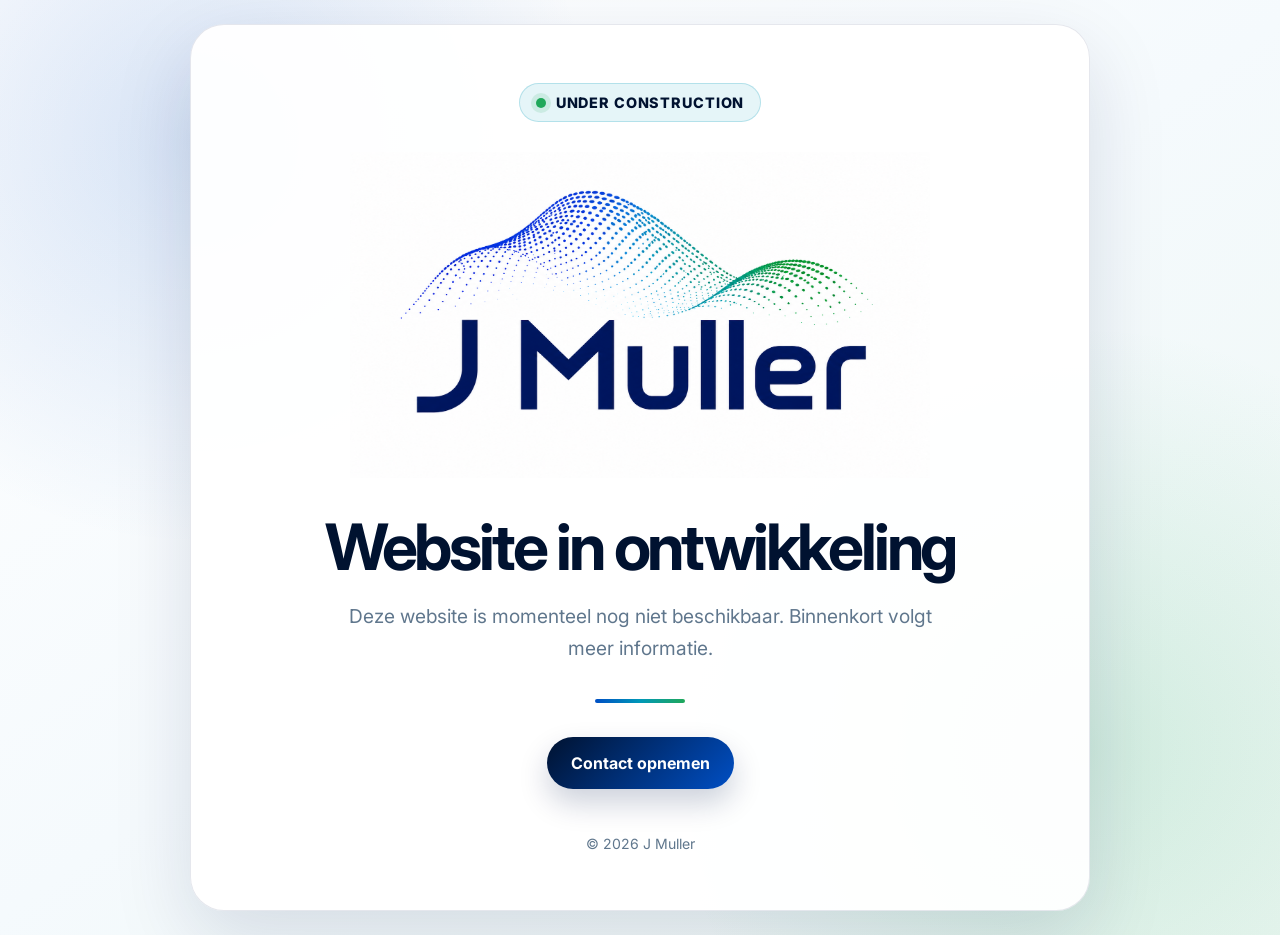
<file: index.html>
<!DOCTYPE html>

<html lang="nl">
<head>
  <meta charset="UTF-8">
  <meta name="viewport" content="width=device-width, initial-scale=1.0">

  <title>J Muller | Website in ontwikkeling</title>

  <link
    href="https://fonts.googleapis.com/css2?family=Inter:wght@400;500;600;700;800&display=swap"
    rel="stylesheet"
  >

  <style>
    :root {
      --navy: #001b4d;
      --navy-dark: #001230;
      --blue: #004fc4;
      --cyan: #0098b8;
      --green: #20a85a;
      --text: #102b46;
      --muted: #60778d;
      --white: #ffffff;
      --line: rgba(0, 27, 77, 0.10);
    }

    * {
      box-sizing: border-box;
    }

    html,
    body {
      min-height: 100%;
    }

    body {
      margin: 0;
      min-height: 100vh;
      padding: 24px;
      display: flex;
      align-items: center;
      justify-content: center;
      font-family: "Inter", sans-serif;
      color: var(--text);
      background:
        radial-gradient(
          circle at 15% 15%,
          rgba(0, 79, 196, 0.15),
          transparent 30%
        ),
        radial-gradient(
          circle at 85% 80%,
          rgba(32, 168, 90, 0.15),
          transparent 32%
        ),
        linear-gradient(
          145deg,
          #ffffff 0%,
          #f5fafd 50%,
          #edf7f3 100%
        );
    }

    .construction-card {
      width: 100%;
      max-width: 900px;
      padding: 58px 42px;
      text-align: center;
      background: rgba(255, 255, 255, 0.94);
      border: 1px solid var(--line);
      border-radius: 34px;
      box-shadow: 0 28px 80px rgba(0, 27, 77, 0.13);
    }

    .status {
      display: inline-flex;
      align-items: center;
      gap: 10px;
      margin-bottom: 30px;
      padding: 10px 16px;
      color: var(--navy-dark);
      background: rgba(0, 152, 184, 0.10);
      border: 1px solid rgba(0, 152, 184, 0.22);
      border-radius: 999px;
      font-size: 0.9rem;
      font-weight: 800;
      text-transform: uppercase;
      letter-spacing: 0.06em;
    }

    .status-dot {
      width: 10px;
      height: 10px;
      background: var(--green);
      border-radius: 50%;
      box-shadow: 0 0 0 5px rgba(32, 168, 90, 0.13);
    }

    .logo {
      display: block;
      width: 100%;
      max-width: 580px;
      height: auto;
      margin: 0 auto 34px;
    }

    h1 {
      margin: 0 0 18px;
      color: var(--navy-dark);
      font-size: clamp(2.1rem, 5vw, 4rem);
      line-height: 1.08;
      letter-spacing: -0.05em;
    }

    p {
      max-width: 620px;
      margin: 0 auto;
      color: var(--muted);
      font-size: clamp(1.05rem, 2.3vw, 1.2rem);
      line-height: 1.7;
    }

    .divider {
      width: 90px;
      height: 4px;
      margin: 34px auto;
      background:
        linear-gradient(
          90deg,
          var(--blue),
          var(--cyan),
          var(--green)
        );
      border-radius: 999px;
    }

    .button {
      display: inline-block;
      padding: 16px 24px;
      color: var(--white);
      background:
        linear-gradient(
          135deg,
          var(--navy-dark),
          var(--blue)
        );
      border-radius: 999px;
      font-weight: 700;
      text-decoration: none;
      box-shadow: 0 14px 30px rgba(0, 27, 77, 0.20);
      transition:
        transform 0.2s ease,
        box-shadow 0.2s ease;
    }

    .button:hover {
      transform: translateY(-3px);
      box-shadow: 0 20px 38px rgba(0, 27, 77, 0.26);
    }

    footer {
      margin-top: 46px;
      color: var(--muted);
      font-size: 0.88rem;
    }

    @media (max-width: 650px) {
      body {
        padding: 14px;
      }

      .construction-card {
        padding: 40px 20px;
        border-radius: 25px;
      }

      .logo {
        max-width: 420px;
      }

      .button {
        width: 100%;
      }
    }
  </style>

</head>

<body>
  <main class="construction-card">
    <div class="status">
      <span class="status-dot"></span>
      Under construction
    </div>


<img
  class="logo"
  src="logo.png"
  alt="Logo van J Muller"
>

<h1>Website in ontwikkeling</h1>

<p>
  Deze website is momenteel nog niet beschikbaar.
  Binnenkort volgt meer informatie.
</p>

<div class="divider"></div>

<a class="button" href="mailto:info@jmuller.be">
  Contact opnemen
</a>

<footer>
  © 2026 J Muller
</footer>


  </main>
</body>
</html>
</file>
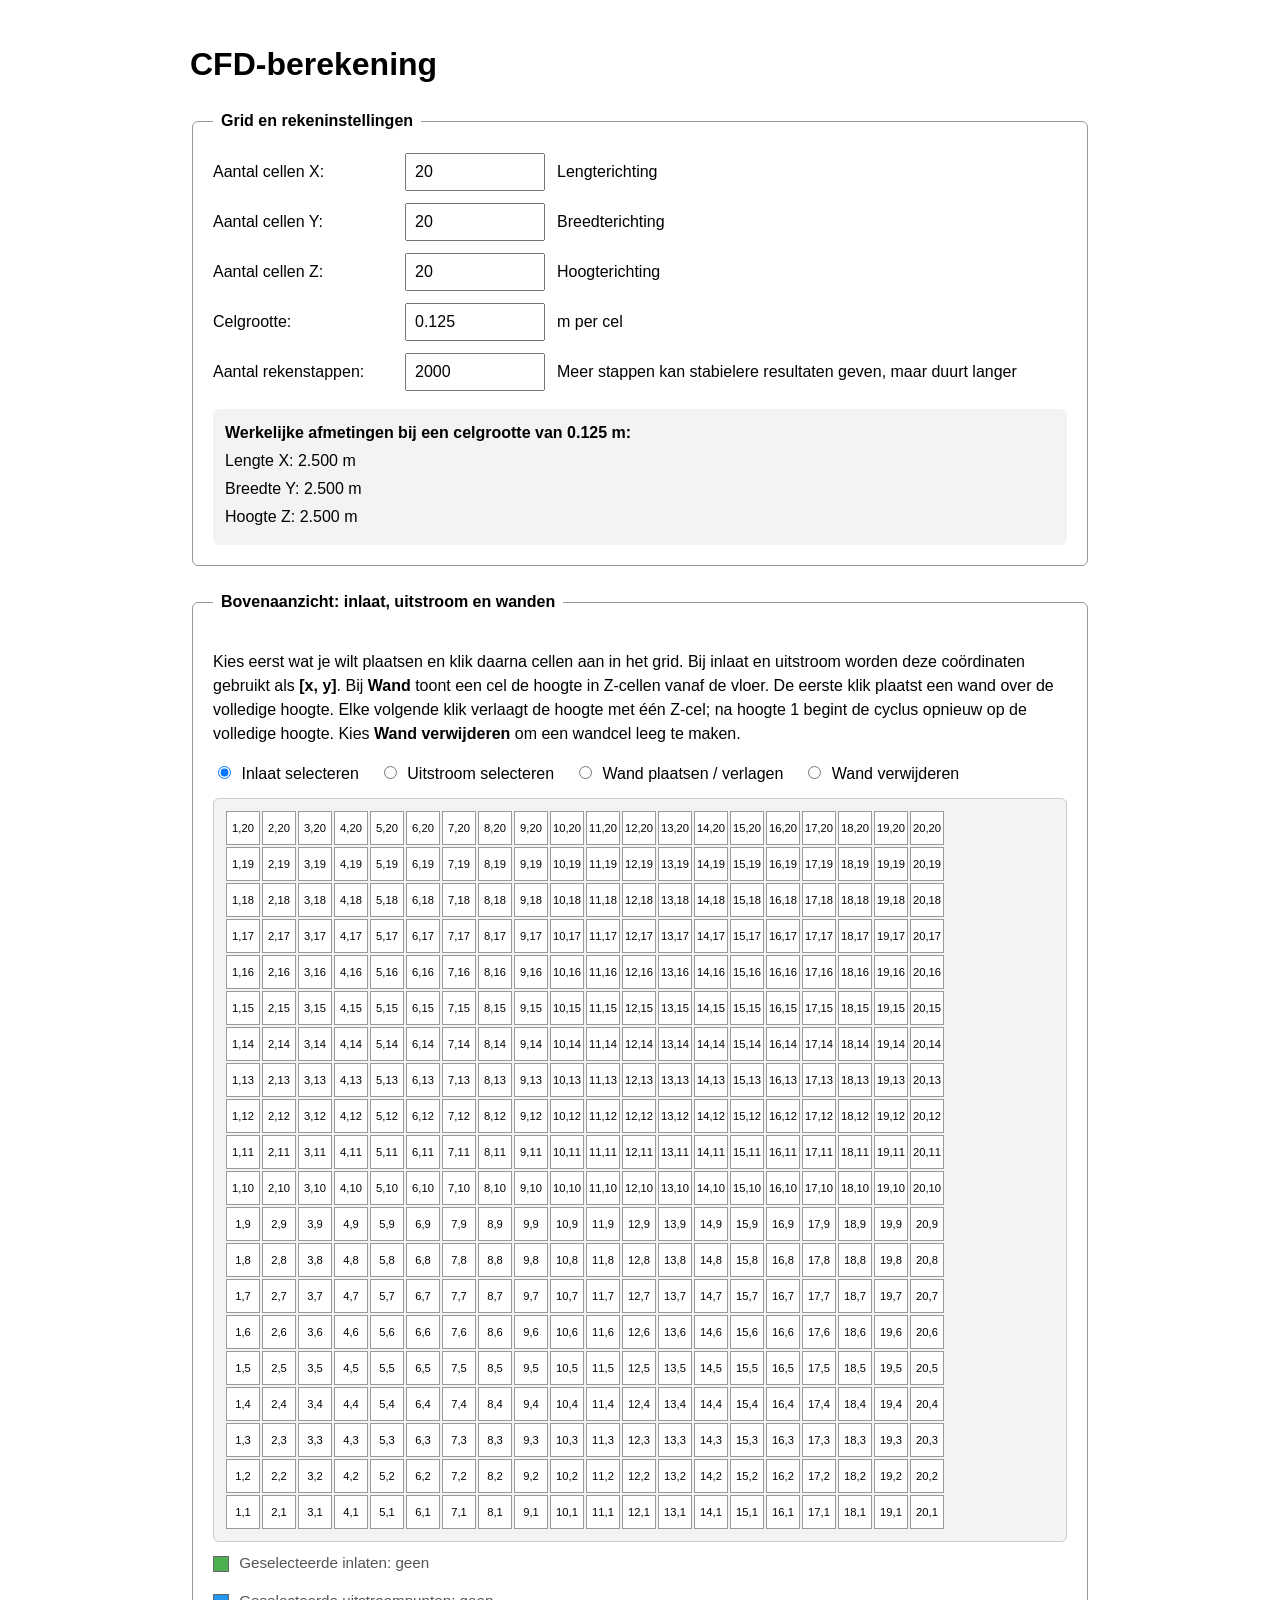
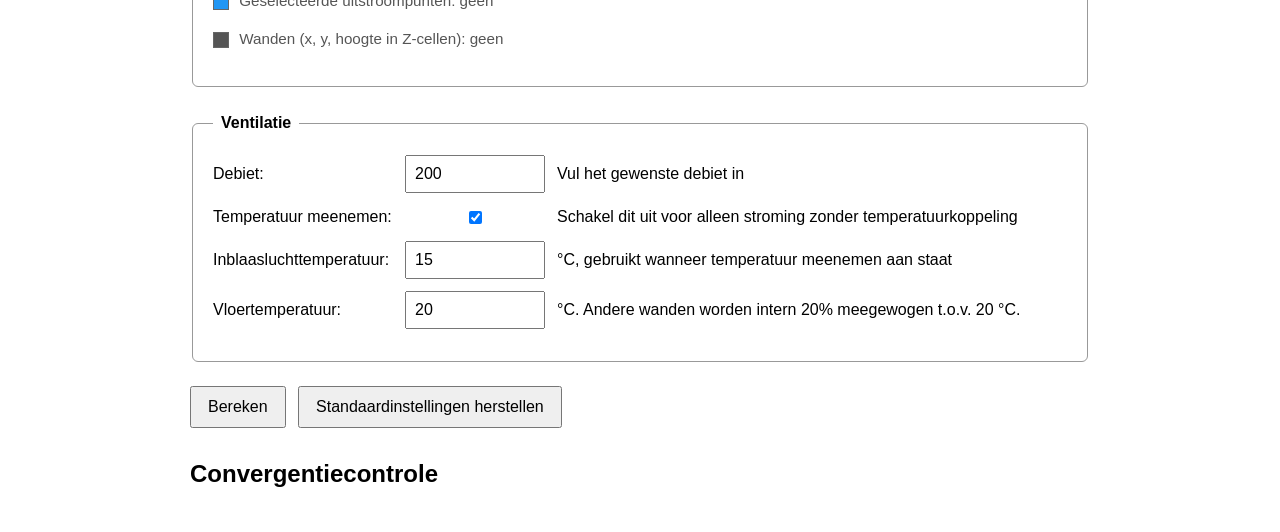
<file: cfd/index.html>
<!DOCTYPE html>
<html lang="nl">
<head>
  <meta charset="UTF-8">

  <meta
    name="viewport"
    content="width=device-width, initial-scale=1.0"
  >

  <title>CFD-berekening</title>

  <style>
    body {
      max-width: 900px;
      margin: 40px auto;
      padding: 0 20px;
      font-family: Arial, sans-serif;
      line-height: 1.5;
    }

    fieldset {
      margin-bottom: 24px;
      padding: 20px;
      border: 1px solid #999;
      border-radius: 6px;
    }

    legend {
      padding: 0 8px;
      font-weight: bold;
    }

    .invoerregel {
      display: grid;
      grid-template-columns: 180px 140px 1fr;
      gap: 12px;
      align-items: center;
      margin-bottom: 12px;
    }

    input {
      padding: 8px;
      font-size: 1rem;
    }

    .checkboxRegel input {
      width: auto;
    }

    button {
      padding: 10px 16px;
      font-size: 1rem;
      cursor: pointer;
      margin-right: 8px;
      margin-bottom: 8px;
    }

    .afmetingen {
      margin-top: 18px;
      padding: 12px;
      background: #f3f3f3;
      border-radius: 6px;
    }

    .afmetingen p {
      margin: 4px 0;
    }

    .selectieModus {
      margin-bottom: 12px;
      display: flex;
      gap: 20px;
      flex-wrap: wrap;
    }

    .selectieModus label {
      cursor: pointer;
    }

    .selectieModus input {
      width: auto;
      margin-right: 6px;
    }

    #inlaatGridContainer {
      overflow: auto;
      max-width: 100%;
      padding: 12px;
      background: #f3f3f3;
      border: 1px solid #cccccc;
      border-radius: 6px;
    }

    #inlaatGrid {
      display: grid;
      gap: 2px;
      width: max-content;
    }

    .gridCel {
      width: 34px;
      height: 34px;
      padding: 0;
      margin: 0;
      font-size: 0.7rem;
      border: 1px solid #999999;
      background: #ffffff;
      cursor: pointer;
    }

    .gridCel.inlaat {
      background: #4caf50;
      color: #ffffff;
      font-weight: bold;
    }

    .gridCel.uitlaat {
      background: #2196f3;
      color: #ffffff;
      font-weight: bold;
    }

    .gridCel.wand {
      background: #555555;
      color: #ffffff;
      font-weight: bold;
    }

    .kleurWand {
      background: #555555;
    }

    .kleurVakje {
      display: inline-block;
      width: 14px;
      height: 14px;
      margin-right: 6px;
      vertical-align: middle;
      border: 1px solid #666666;
    }

    .kleurInlaat {
      background: #4caf50;
    }

    .kleurUitlaat {
      background: #2196f3;
    }

    .gridUitleg {
      margin-top: 10px;
      color: #555555;
      font-size: 0.95rem;
    }

    #resultaatNavigatie {
      display: none;
      margin-top: 16px;
    }

    #status,
    #resultaat {
      white-space: pre-wrap;
      margin-top: 16px;
    }

    #plotAfbeelding {
      display: none;
      max-width: 100%;
      margin-top: 20px;
    }

    @media (max-width: 700px) {
      body {
        margin: 20px auto;
        padding: 0 12px;
      }

      fieldset {
        padding: 14px;
      }

      .invoerregel {
        grid-template-columns: 1fr;
        gap: 6px;
      }

      input {
        width: 100%;
        box-sizing: border-box;
      }

      button {
        width: 100%;
        margin-right: 0;
      }

      .selectieModus {
        flex-direction: column;
        gap: 8px;
      }

      .selectieModus input {
        width: auto;
      }

      #inlaatGridContainer {
        padding: 8px;
        max-height: 70vh;
        overflow: auto;
      }

      .gridCel {
        width: 28px;
        height: 28px;
        font-size: 0.58rem;
      }
    }
  </style>
</head>

<body>
  <h1>CFD-berekening</h1>

  <fieldset>
    <legend>Grid en rekeninstellingen</legend>

    <div class="invoerregel">
      <label for="gridX">Aantal cellen X:</label>

      <input
        type="number"
        id="gridX"
        min="1"
        step="1"
        value="20"
      >

      <span>Lengterichting</span>
    </div>

    <div class="invoerregel">
      <label for="gridY">Aantal cellen Y:</label>

      <input
        type="number"
        id="gridY"
        min="1"
        step="1"
        value="20"
      >

      <span>Breedterichting</span>
    </div>

    <div class="invoerregel">
      <label for="gridZ">Aantal cellen Z:</label>

      <input
        type="number"
        id="gridZ"
        min="1"
        step="1"
        value="20"
      >

      <span>Hoogterichting</span>
    </div>

    <div class="invoerregel">
      <label for="celGrootte">Celgrootte:</label>

      <input
        type="number"
        id="celGrootte"
        min="0.001"
        step="0.001"
        value="0.125"
      >

      <span>m per cel</span>
    </div>

    <div class="invoerregel">
      <label for="nit">Aantal rekenstappen:</label>

      <input
        type="number"
        id="nit"
        min="1"
        step="1"
        value="2000"
      >

      <span>Meer stappen kan stabielere resultaten geven, maar duurt langer</span>
    </div>

    <div class="afmetingen">
      <strong>
        Werkelijke afmetingen bij een celgrootte van
        <span id="celGrootteWeergave">0.125</span> m:
      </strong>

      <p>
        Lengte X:
        <span id="lengteX">2.500</span> m
      </p>

      <p>
        Breedte Y:
        <span id="lengteY">2.500</span> m
      </p>

      <p>
        Hoogte Z:
        <span id="lengteZ">2.500</span> m
      </p>
    </div>
  </fieldset>

  <fieldset>
    <legend>Bovenaanzicht: inlaat, uitstroom en wanden</legend>

    <p>
      Kies eerst wat je wilt plaatsen en klik daarna cellen aan in het grid.
      Bij inlaat en uitstroom worden deze coördinaten gebruikt als
      <strong>[x, y]</strong>. Bij <strong>Wand</strong> toont een cel de
      hoogte in Z-cellen vanaf de vloer. De eerste klik plaatst een wand over
      de volledige hoogte. Elke volgende klik verlaagt de hoogte met één Z-cel;
      na hoogte 1 begint de cyclus opnieuw op de volledige hoogte.
      Kies <strong>Wand verwijderen</strong> om een wandcel leeg te maken.
    </p>

    <div class="selectieModus">
      <label>
        <input
          type="radio"
          name="selectieModus"
          value="inlaat"
          checked
        >
        Inlaat selecteren
      </label>

      <label>
        <input
          type="radio"
          name="selectieModus"
          value="uitlaat"
        >
        Uitstroom selecteren
      </label>

      <label>
        <input type="radio" name="selectieModus" value="wand">
        Wand plaatsen / verlagen
      </label>

      <label>
        <input type="radio" name="selectieModus" value="wandWissen">
        Wand verwijderen
      </label>
    </div>

    <div id="inlaatGridContainer">
      <div id="inlaatGrid"></div>
    </div>

    <p class="gridUitleg">
      <span class="kleurVakje kleurInlaat"></span>
      Geselecteerde inlaten:
      <span id="geselecteerdeInlaten">geen</span>
    </p>

    <p class="gridUitleg">
      <span class="kleurVakje kleurUitlaat"></span>
      Geselecteerde uitstroompunten:
      <span id="geselecteerdeUitlaten">geen</span>
    </p>

    <p class="gridUitleg">
      <span class="kleurVakje kleurWand"></span>
      Wanden (x, y, hoogte in Z-cellen):
      <span id="geselecteerdeWanden">geen</span>
    </p>
  </fieldset>

  <fieldset>
    <legend>Ventilatie</legend>

    <div class="invoerregel">
      <label for="debiet">Debiet:</label>

      <input
        type="number"
        id="debiet"
        step="any"
        value="200"
      >

      <span>Vul het gewenste debiet in</span>
    </div>


    <div class="invoerregel checkboxRegel">
      <label for="temperatuurRekenen">Temperatuur meenemen:</label>

      <input
        type="checkbox"
        id="temperatuurRekenen"
        checked
      >

      <span>Schakel dit uit voor alleen stroming zonder temperatuurkoppeling</span>
    </div>

    <div class="invoerregel">
      <label for="tinlaat">Inblaasluchttemperatuur:</label>

      <input
        type="number"
        id="tinlaat"
        step="0.1"
        value="15"
      >

      <span>°C, gebruikt wanneer temperatuur meenemen aan staat</span>
    </div>

    <div class="invoerregel">
      <label for="vloerTemperatuur">Vloertemperatuur:</label>

      <input
        type="number"
        id="vloerTemperatuur"
        step="0.1"
        value="20"
      >

      <span>°C. Andere wanden worden intern 20% meegewogen t.o.v. 20 °C.</span>
    </div>
  </fieldset>

  <button
    type="button"
    id="btnBereken"
  >
    Bereken
  </button>

  <button
    type="button"
    id="btnResetInstellingen"
  >
    Standaardinstellingen herstellen
  </button>

  <div id="resultaatNavigatie">
    <button
      type="button"
      id="btnResultaatvisualisatie"
      onclick="window.location.href='resultaten.html'"
    >
      Resultaatvisualisatie
    </button>
  </div>

  <div id="status"></div>
  <div id="resultaat"></div>

  <h2>Convergentiecontrole</h2>

  <img
    id="plotAfbeelding"
    alt="Convergentieplot"
  >

  <script src="app.js"></script>
</body>
</html>
</file>
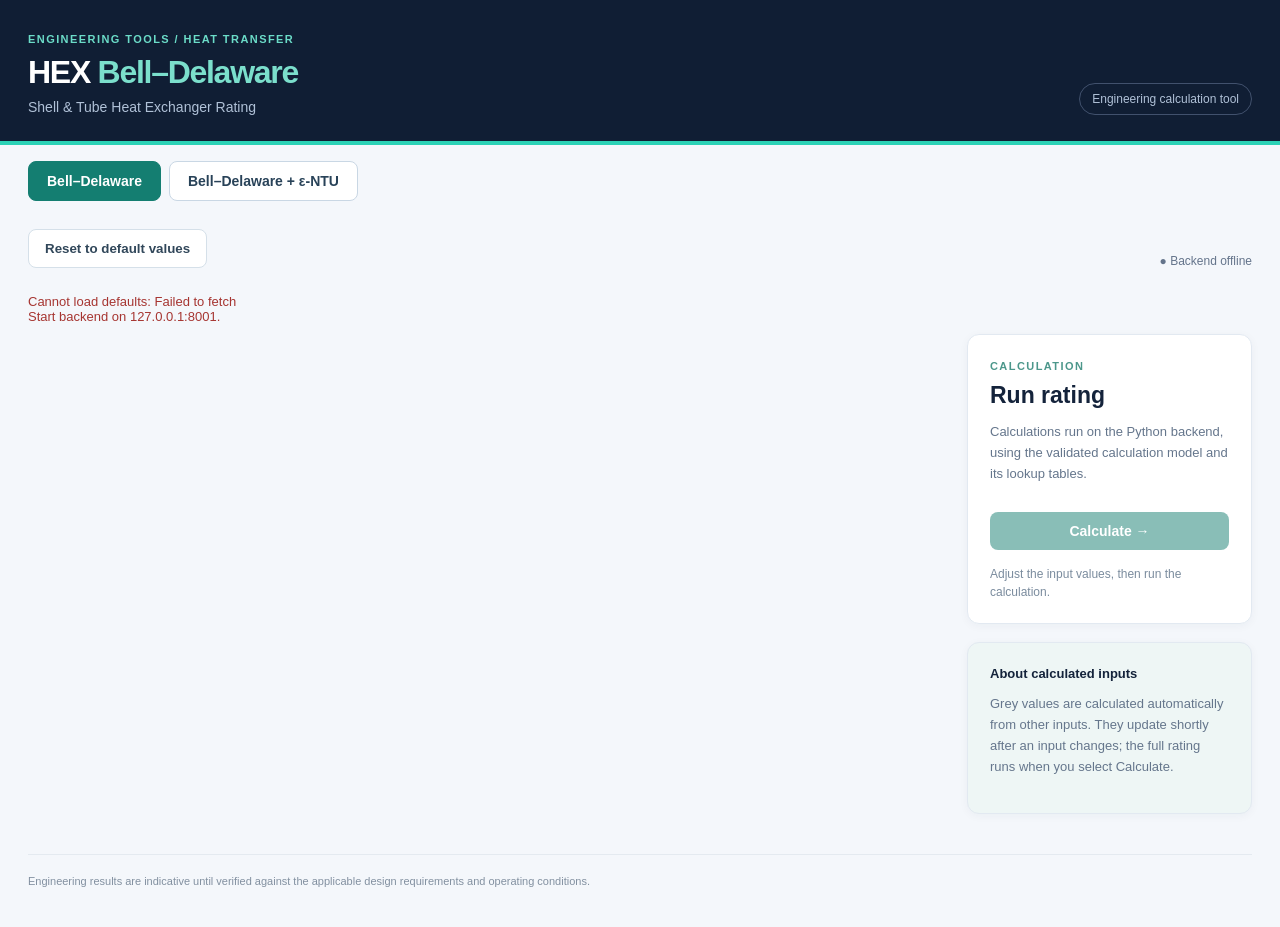
<file: hex/index.html>
<!doctype html>
<html lang="en">
<head>
<meta charset="utf-8"><meta name="viewport" content="width=device-width,initial-scale=1">
<title>HEX — Bell-Delaware Heat Exchanger Rating</title>
<link rel="stylesheet" href="styles.css">
</head>
<body>
<header><div class="wrap header"><div><span class="eyebrow">ENGINEERING TOOLS / HEAT TRANSFER</span><h1>HEX <span>Bell–Delaware</span></h1><p>Shell &amp; Tube Heat Exchanger Rating</p></div><span class="environment">Engineering calculation tool</span></div></header><nav class="mode-nav wrap" aria-label="Calculation mode"><a class="active" aria-current="page" href="index.html">Bell–Delaware</a><a href="ntu.html">Bell–Delaware + ε-NTU</a></nav>
<main class="wrap">
<div class="toolbar"><button id="resetBtn" class="outline">Reset to default values</button><div class="spacer"></div><span id="apiStatus">Connecting to calculation backend…</span></div>
<div id="message" role="status"></div>
<div class="layout"><div id="inputPanel" class="sections"></div>
<aside><div class="card sidecard"><span class="eyebrow">CALCULATION</span><h2>Run rating</h2><p>Calculations run on the Python backend, using the validated calculation model and its lookup tables.</p><button id="calculateBtn" class="primary" disabled>Calculate <span aria-hidden="true">→</span></button><div id="calculationStatus" class="subtle">Adjust the input values, then run the calculation.</div></div><div class="card note"><strong>About calculated inputs</strong><p>Grey values are calculated automatically from other inputs. They update shortly after an input changes; the full rating runs when you select Calculate.</p></div></aside></div>
<section class="results" id="results" hidden><div class="results-heading"><div><span class="eyebrow">RATING RESULTS</span><h2 id="resultsTitle">Calculation results</h2></div><span class="pill" id="resultBadge">Calculated</span></div><div id="keyMetrics" class="metrics"></div><div class="card"><div class="section-title"><h3>Result summary</h3><span>Heat transfer and pressure losses</span></div><div class="table-wrap"><table><thead><tr><th>Property</th><th>Symbol</th><th>Value</th><th>Unit</th></tr></thead><tbody id="summaryRows"></tbody></table></div></div><div class="card"><div class="section-title"><h3>Detailed calculations</h3><span>Intermediate engineering values</span></div><div id="detailedGroups"></div></div></section>
<footer>Engineering results are indicative until verified against the applicable design requirements and operating conditions.</footer>
</main><script src="app-bell.js"></script>
</body></html>
</file>
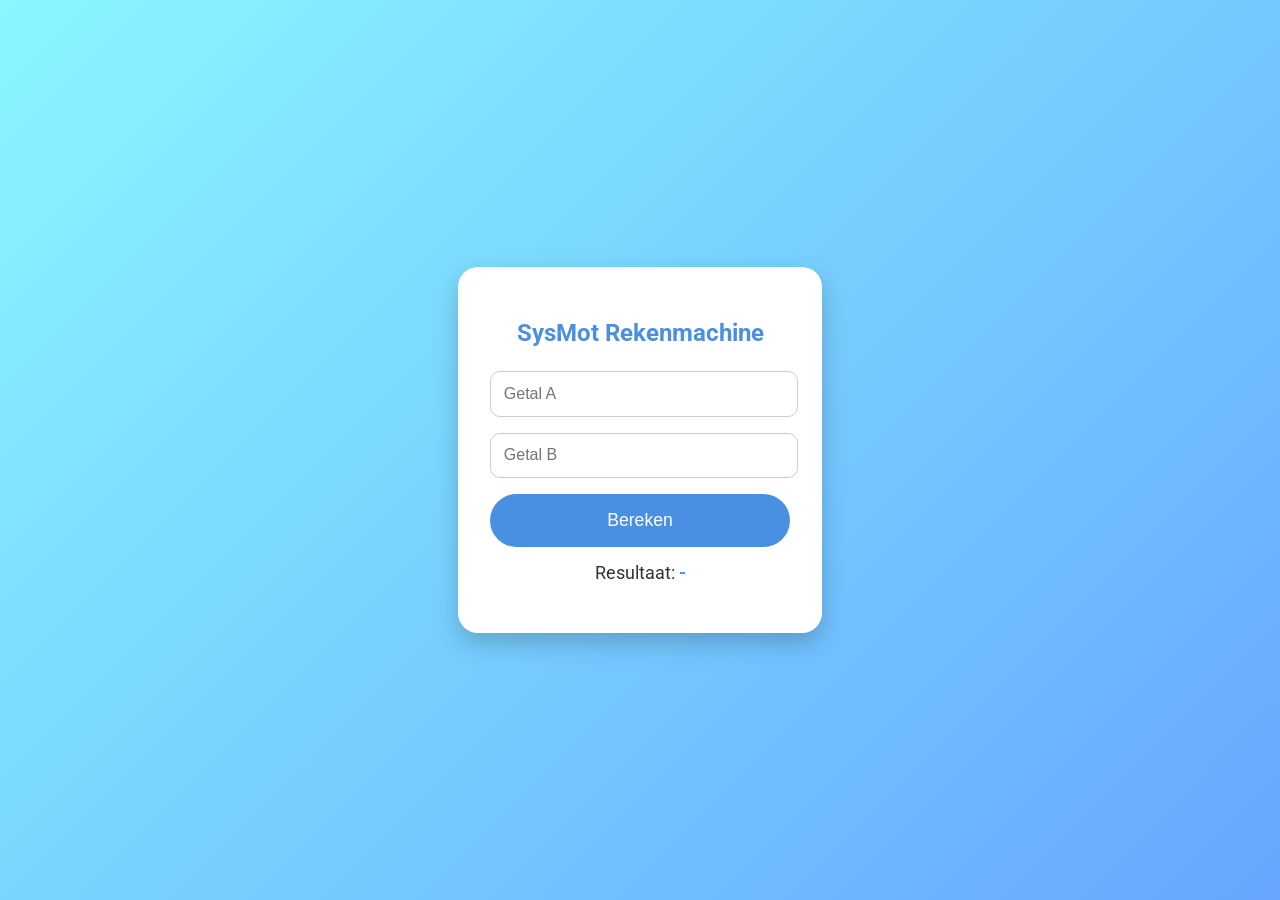
<file: calculator.html>
<!DOCTYPE html>
<html lang="nl">
<head>
  <meta charset="UTF-8" />
  <meta name="viewport" content="width=device-width, initial-scale=1.0" />
  <title>Rekenmachine</title>
  <link href="https://fonts.googleapis.com/css2?family=Roboto:wght@400;700&display=swap" rel="stylesheet">
  <style>
    body {
      margin: 0;
      font-family: 'Roboto', sans-serif;
      background: linear-gradient(135deg, #89f7fe, #66a6ff);
      display: flex;
      justify-content: center;
      align-items: center;
      height: 100vh;
    }

    .calculator {
      background-color: #ffffff;
      padding: 2rem;
      border-radius: 20px;
      box-shadow: 0 10px 25px rgba(0,0,0,0.2);
      text-align: center;
      width: 300px;
    }

    h2 {
      margin-bottom: 1.5rem;
      color: #4A90E2;
    }

    input[type="number"] {
      width: calc(100% - 20px);
      padding: 0.8rem;
      margin-bottom: 1rem;
      border: 1px solid #ccc;
      border-radius: 10px;
      font-size: 1rem;
    }

    button {
      width: 100%;
      padding: 1rem;
      background-color: #4A90E2;
      color: #ffffff;
      border: none;
      border-radius: 50px;
      font-size: 1.1rem;
      cursor: pointer;
      transition: background-color 0.3s ease, transform 0.2s ease;
    }

    button:hover {
      background-color: #357ABD;
      transform: scale(1.05);
    }

    p {
      margin-top: 1rem;
      font-size: 1.1rem;
      color: #333;
    }

    span {
      font-weight: bold;
      color: #4A90E2;
    }
  </style>
</head>
<body>
  <div class="calculator">
    <h2>SysMot Rekenmachine</h2>
    <input type="number" id="inputA" placeholder="Getal A" />
    <input type="number" id="inputB" placeholder="Getal B" />
    <button id="calcBtn">Bereken</button>
    <p>Resultaat: <span id="result">-</span></p>
  </div>

  <script>
    const btn = document.getElementById('calcBtn');
    btn.addEventListener('click', async () => {
      const a = Number(document.getElementById('inputA').value);
      const b = Number(document.getElementById('inputB').value);
      if (isNaN(a) || isNaN(b)) {
        alert('Voer a.u.b. geldige getallen in.');
        return;
      }

      try {
        <!-- const response = await fetch('https://europe-west1-sysmotcalculator.cloudfunctions.net/calculate', { -->
		const response = await fetch('http://127.0.0.1:8080', {
          method: 'POST',
          headers: { 'Content-Type': 'application/json' },
          body: JSON.stringify({ a, b }),
        });
        if (!response.ok) {
          throw new Error('Fout bij server: ' + response.status);
        }
        const data = await response.json();
        document.getElementById('result').textContent = `Product: ${data.product}, Som: ${data.sum}`;
      } catch (err) {
        alert('Er is een fout opgetreden: ' + err.message);
      }
    });
  </script>
</body>
</html>
</file>
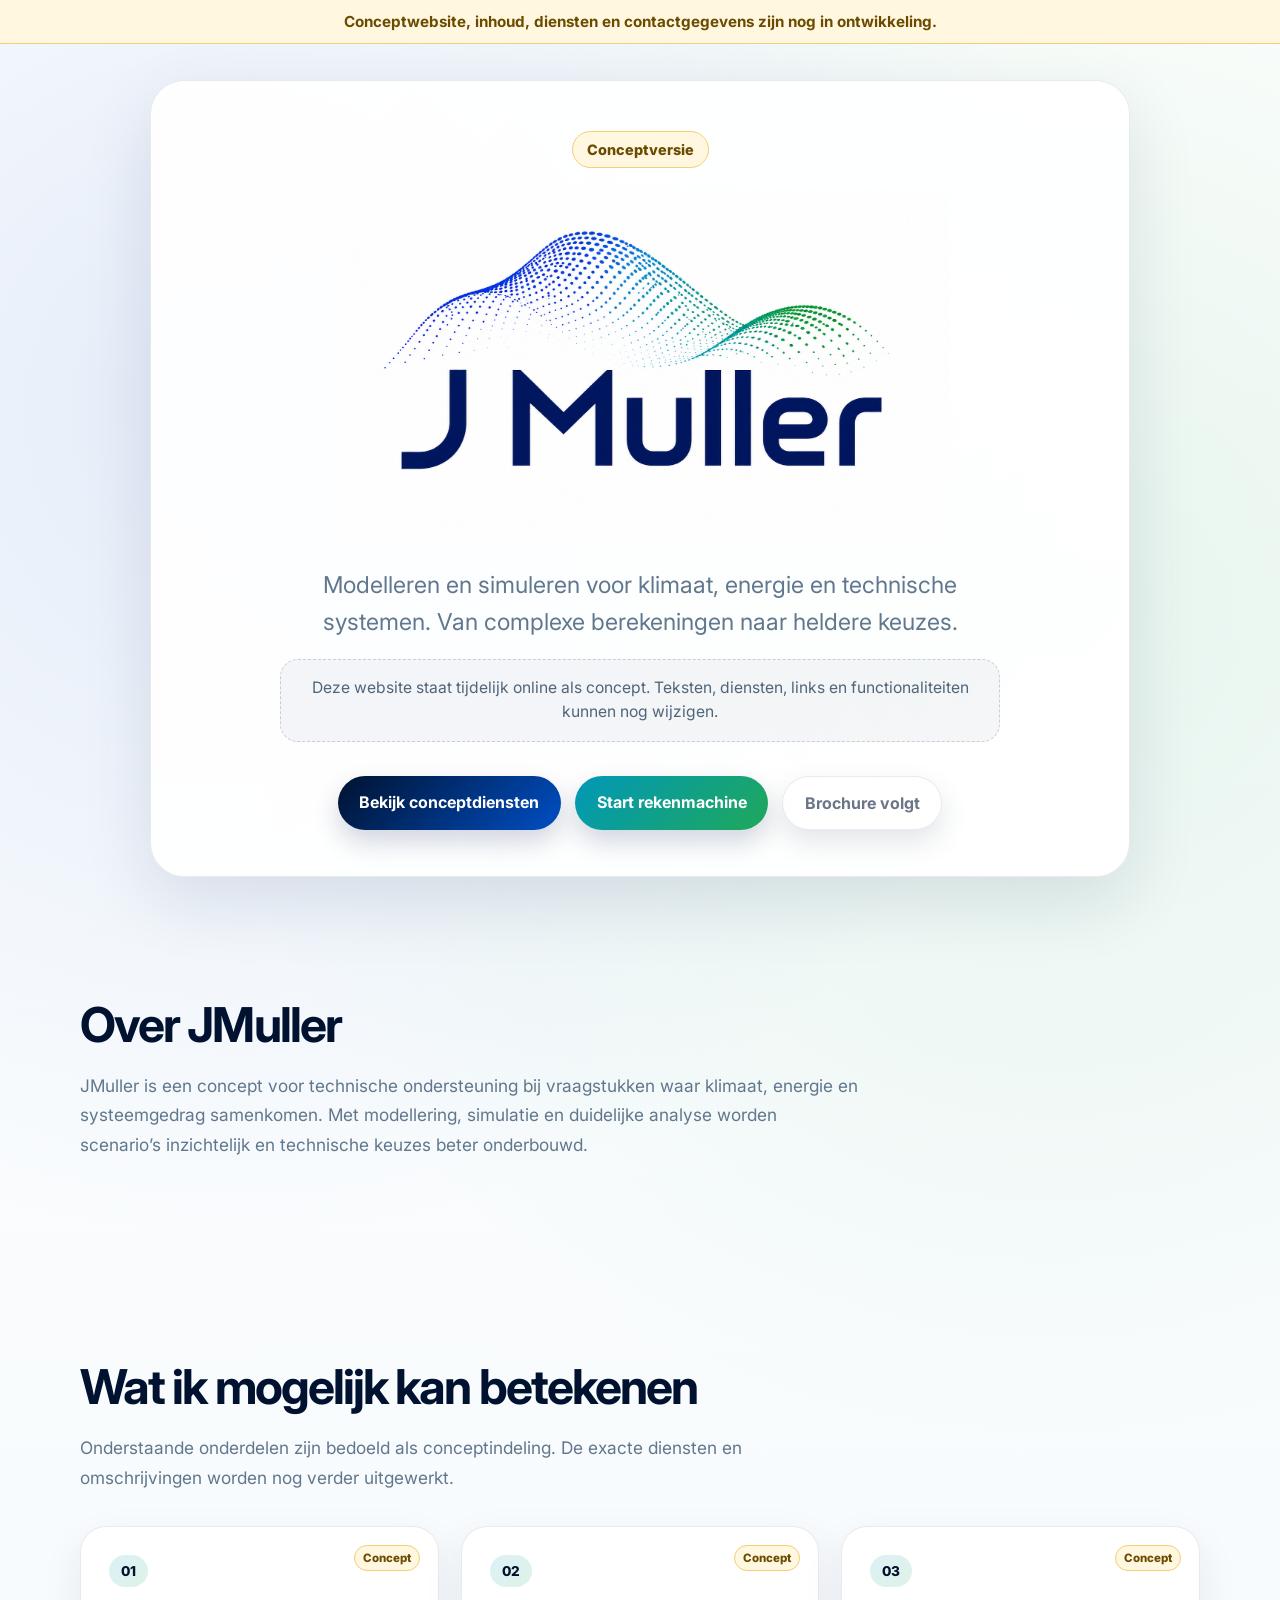
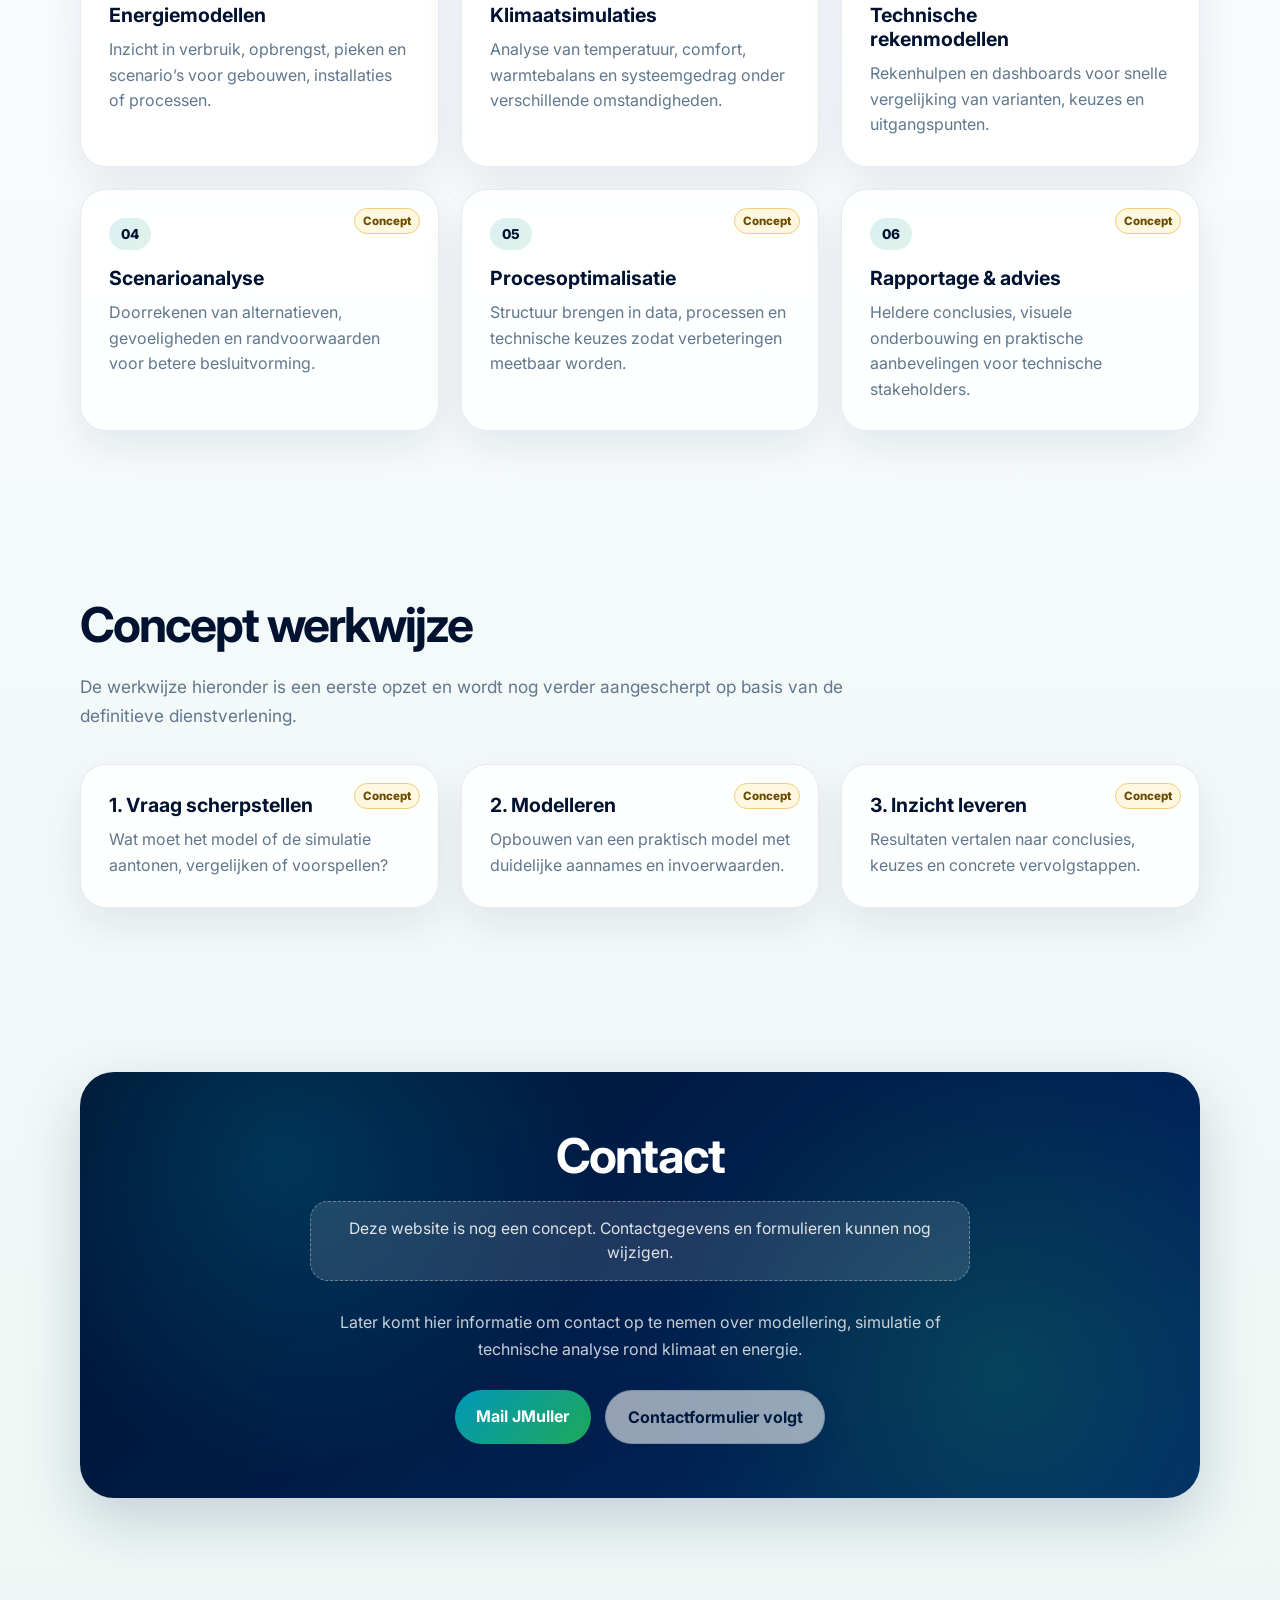
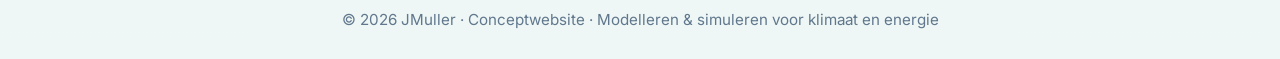
<file: index_old.html>
<!DOCTYPE html>
<html lang="nl">
<head>
  <meta charset="UTF-8" />
  <meta name="viewport" content="width=device-width, initial-scale=1.0" />
  <title>JMuller | Conceptwebsite</title>

  <link href="https://fonts.googleapis.com/css2?family=Inter:wght@400;500;600;700;800&display=swap" rel="stylesheet">

  <style>
    :root {
      --navy: #001b4d;
      --navy-dark: #001230;
      --blue: #004fc4;
      --cyan: #0098b8;
      --green: #20a85a;
      --text: #102b46;
      --muted: #60778d;
      --white: #ffffff;
      --line: rgba(0, 27, 77, 0.09);
      --warning-bg: #fff7df;
      --warning-text: #6b4b00;
      --warning-border: #f2cf75;
    }

    * {
      box-sizing: border-box;
    }

    html {
      scroll-behavior: smooth;
    }

    body {
      margin: 0;
      font-family: 'Inter', sans-serif;
      color: var(--text);
      background:
        radial-gradient(circle at 18% 12%, rgba(0, 79, 196, 0.10), transparent 28%),
        radial-gradient(circle at 82% 18%, rgba(32, 168, 90, 0.10), transparent 30%),
        linear-gradient(180deg, #ffffff 0%, #f8fbfd 48%, #eef7f5 100%);
    }

    .concept-banner {
      position: sticky;
      top: 0;
      z-index: 10;
      width: 100%;
      background: var(--warning-bg);
      color: var(--warning-text);
      border-bottom: 1px solid var(--warning-border);
      text-align: center;
      padding: 12px 18px;
      font-size: 0.95rem;
      font-weight: 700;
    }

    header {
      min-height: calc(100vh - 48px);
      display: flex;
      align-items: center;
      justify-content: center;
      padding: 36px 22px;
      text-align: center;
    }

    .hero {
      width: 100%;
      max-width: 980px;
      overflow: hidden;
      background: rgba(255, 255, 255, 0.92);
      border: 1px solid var(--line);
      border-radius: 34px;
      padding: 50px 34px 46px;
      box-shadow: 0 24px 70px rgba(0, 27, 77, 0.11);
    }

    .concept-label {
      display: inline-block;
      margin-bottom: 22px;
      padding: 9px 14px;
      border-radius: 999px;
      background: rgba(255, 247, 223, 0.95);
      border: 1px solid var(--warning-border);
      color: var(--warning-text);
      font-size: 0.9rem;
      font-weight: 800;
    }

    .logo {
      display: block;
      width: 100%;
      max-width: 620px;
      height: auto;
      margin: 0 auto 28px;
    }

    .subtitle {
      max-width: 720px;
      margin: 0 auto 18px;
      font-size: clamp(1.15rem, 2.4vw, 1.45rem);
      line-height: 1.6;
      color: var(--muted);
    }

    .concept-note {
      max-width: 720px;
      margin: 0 auto 34px;
      padding: 16px 18px;
      border-radius: 18px;
      background: rgba(0, 27, 77, 0.04);
      border: 1px dashed rgba(0, 27, 77, 0.18);
      color: #4f657a;
      line-height: 1.55;
      font-size: 0.98rem;
    }

    .button-row {
      display: flex;
      flex-wrap: wrap;
      justify-content: center;
      gap: 14px;
    }

    .btn {
      display: inline-block;
      padding: 1rem 1.35rem;
      border-radius: 999px;
      font-weight: 700;
      text-decoration: none;
      color: white;
      background: linear-gradient(135deg, var(--navy-dark), var(--blue));
      box-shadow: 0 12px 26px rgba(0, 27, 77, 0.18);
      transition: 0.22s ease;
    }

    .btn.secondary {
      background: linear-gradient(135deg, var(--cyan), var(--green));
    }

    .btn.light {
      color: var(--navy-dark);
      background: white;
      border: 1px solid rgba(0, 27, 77, 0.14);
    }

    .btn.disabled {
      opacity: 0.58;
      cursor: not-allowed;
      pointer-events: none;
    }

    .btn:hover {
      transform: translateY(-3px);
      box-shadow: 0 18px 36px rgba(0, 27, 77, 0.24);
    }

    section {
      padding: 82px 24px;
    }

    .container {
      max-width: 1120px;
      margin: 0 auto;
    }

    h2 {
      margin: 0 0 16px;
      font-size: clamp(2rem, 4vw, 3rem);
      color: var(--navy-dark);
      letter-spacing: -0.04em;
    }

    .section-intro {
      max-width: 780px;
      margin-bottom: 34px;
      color: var(--muted);
      line-height: 1.7;
      font-size: 1.08rem;
    }

    .grid {
      display: grid;
      grid-template-columns: repeat(3, 1fr);
      gap: 22px;
    }

    .card {
      background: rgba(255, 255, 255, 0.9);
      border: 1px solid var(--line);
      border-radius: 26px;
      padding: 28px;
      box-shadow: 0 16px 40px rgba(0, 27, 77, 0.08);
      position: relative;
    }

    .card::after {
      content: "Concept";
      position: absolute;
      top: 18px;
      right: 18px;
      font-size: 0.72rem;
      font-weight: 800;
      color: var(--warning-text);
      background: var(--warning-bg);
      border: 1px solid var(--warning-border);
      border-radius: 999px;
      padding: 5px 8px;
    }

    .card h3 {
      margin: 0 0 10px;
      color: var(--navy-dark);
      font-size: 1.22rem;
      padding-right: 82px;
    }

    .card p {
      margin: 0;
      color: var(--muted);
      line-height: 1.6;
    }

    .tag {
      display: inline-block;
      margin-bottom: 16px;
      padding: 8px 12px;
      border-radius: 999px;
      font-size: 0.85rem;
      font-weight: 800;
      color: var(--navy-dark);
      background: linear-gradient(135deg, rgba(0, 152, 184, 0.14), rgba(32, 168, 90, 0.14));
    }

    .contact {
      text-align: center;
      background:
        radial-gradient(circle at 18% 20%, rgba(0, 152, 184, 0.24), transparent 32%),
        radial-gradient(circle at 82% 70%, rgba(32, 168, 90, 0.22), transparent 34%),
        linear-gradient(135deg, var(--navy-dark), #002b67);
      color: white;
      border-radius: 34px;
      padding: 54px 28px;
      box-shadow: 0 22px 60px rgba(0, 27, 77, 0.18);
    }

    .contact h2 {
      color: white;
    }

    .contact p {
      max-width: 660px;
      margin: 0 auto 28px;
      color: rgba(255,255,255,0.78);
      line-height: 1.65;
    }

    .contact .concept-warning {
      max-width: 660px;
      margin: 0 auto 28px;
      background: rgba(255, 255, 255, 0.12);
      border: 1px dashed rgba(255, 255, 255, 0.34);
      border-radius: 18px;
      padding: 15px 18px;
      color: rgba(255, 255, 255, 0.86);
      line-height: 1.55;
      font-size: 0.98rem;
    }

    footer {
      padding: 30px;
      text-align: center;
      color: var(--muted);
      font-size: 0.95rem;
    }

    @media (max-width: 850px) {
      header {
        padding: 28px 14px;
      }

      section {
        padding: 62px 18px;
      }

      .grid {
        grid-template-columns: 1fr;
      }

      .hero {
        padding: 34px 18px 32px;
        border-radius: 26px;
      }

      .logo {
        width: 100%;
        max-width: 420px;
      }

      .card h3 {
        padding-right: 0;
      }

      .card::after {
        position: static;
        display: inline-block;
        margin-bottom: 12px;
      }

      .button-row {
        flex-direction: column;
      }

      .btn {
        width: 100%;
      }
    }
  </style>
</head>

<body>
  <div class="concept-banner">
    Conceptwebsite, inhoud, diensten en contactgegevens zijn nog in ontwikkeling.
  </div>

  <header>
    <div class="hero">
      <span class="concept-label">Conceptversie</span>

      <img class="logo" src="logo.png" alt="JMuller logo" />

      <p class="subtitle">
        Modelleren en simuleren voor klimaat, energie en technische systemen.
        Van complexe berekeningen naar heldere keuzes.
      </p>

      <p class="concept-note">
        Deze website staat tijdelijk online als concept. Teksten, diensten,
        links en functionaliteiten kunnen nog wijzigen.
      </p>

      <div class="button-row">
        <a href="#diensten" class="btn">Bekijk conceptdiensten</a>
        <a href="calculator.html" class="btn secondary">Start rekenmachine</a>
        <a href="brochure.pdf" class="btn light disabled">Brochure volgt</a>
      </div>
    </div>
  </header>

  <section id="over">
    <div class="container">
      <h2>Over JMuller</h2>
      <p class="section-intro">
        JMuller is een concept voor technische ondersteuning bij vraagstukken waar
        klimaat, energie en systeemgedrag samenkomen. Met modellering, simulatie
        en duidelijke analyse worden scenario’s inzichtelijk en technische keuzes
        beter onderbouwd.
      </p>
    </div>
  </section>

  <section id="diensten">
    <div class="container">
      <h2>Wat ik mogelijk kan betekenen</h2>
      <p class="section-intro">
        Onderstaande onderdelen zijn bedoeld als conceptindeling. De exacte diensten
        en omschrijvingen worden nog verder uitgewerkt.
      </p>

      <div class="grid">
        <div class="card">
          <span class="tag">01</span>
          <h3>Energiemodellen</h3>
          <p>Inzicht in verbruik, opbrengst, pieken en scenario’s voor gebouwen, installaties of processen.</p>
        </div>

        <div class="card">
          <span class="tag">02</span>
          <h3>Klimaatsimulaties</h3>
          <p>Analyse van temperatuur, comfort, warmtebalans en systeemgedrag onder verschillende omstandigheden.</p>
        </div>

        <div class="card">
          <span class="tag">03</span>
          <h3>Technische rekenmodellen</h3>
          <p>Rekenhulpen en dashboards voor snelle vergelijking van varianten, keuzes en uitgangspunten.</p>
        </div>

        <div class="card">
          <span class="tag">04</span>
          <h3>Scenarioanalyse</h3>
          <p>Doorrekenen van alternatieven, gevoeligheden en randvoorwaarden voor betere besluitvorming.</p>
        </div>

        <div class="card">
          <span class="tag">05</span>
          <h3>Procesoptimalisatie</h3>
          <p>Structuur brengen in data, processen en technische keuzes zodat verbeteringen meetbaar worden.</p>
        </div>

        <div class="card">
          <span class="tag">06</span>
          <h3>Rapportage & advies</h3>
          <p>Heldere conclusies, visuele onderbouwing en praktische aanbevelingen voor technische stakeholders.</p>
        </div>
      </div>
    </div>
  </section>

  <section id="werkwijze">
    <div class="container">
      <h2>Concept werkwijze</h2>
      <p class="section-intro">
        De werkwijze hieronder is een eerste opzet en wordt nog verder aangescherpt
        op basis van de definitieve dienstverlening.
      </p>

      <div class="grid">
        <div class="card">
          <h3>1. Vraag scherpstellen</h3>
          <p>Wat moet het model of de simulatie aantonen, vergelijken of voorspellen?</p>
        </div>

        <div class="card">
          <h3>2. Modelleren</h3>
          <p>Opbouwen van een praktisch model met duidelijke aannames en invoerwaarden.</p>
        </div>

        <div class="card">
          <h3>3. Inzicht leveren</h3>
          <p>Resultaten vertalen naar conclusies, keuzes en concrete vervolgstappen.</p>
        </div>
      </div>
    </div>
  </section>

  <section id="contact">
    <div class="container">
      <div class="contact">
        <h2>Contact</h2>

        <div class="concept-warning">
          Deze website is nog een concept. Contactgegevens en formulieren kunnen nog wijzigen.
        </div>

        <p>
          Later komt hier informatie om contact op te nemen over modellering,
          simulatie of technische analyse rond klimaat en energie.
        </p>

        <div class="button-row">
          <a href="mailto:info@jmuller.be" class="btn secondary">Mail JMuller</a>
          <a href="#" class="btn light disabled">Contactformulier volgt</a>
        </div>
      </div>
    </div>
  </section>

  <footer>
    © 2026 JMuller · Conceptwebsite · Modelleren & simuleren voor klimaat en energie
  </footer>
</body>
</html>
</file>
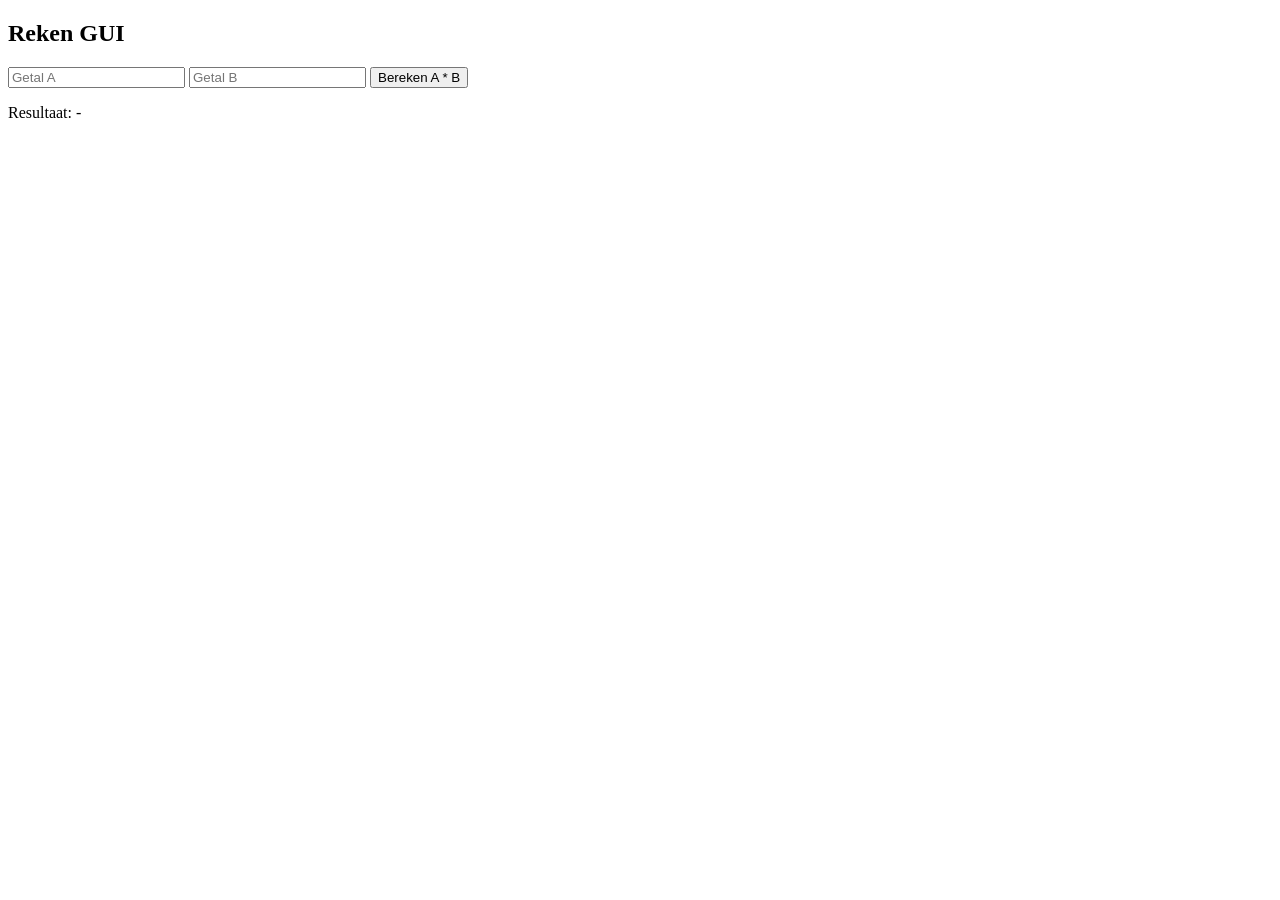
<file: test.html>
<!DOCTYPE html>
<html lang="nl">
<head>
  <meta charset="UTF-8" />
  <title>Reken GUI</title>
</head>
<body>
  <h2>Reken GUI</h2>
  <input type="number" id="inputA" placeholder="Getal A" />
  <input type="number" id="inputB" placeholder="Getal B" />
  <button id="calcBtn">Bereken A * B</button>
  <p>Resultaat: <span id="result">-</span></p>

  <script>
    const btn = document.getElementById('calcBtn');
    btn.addEventListener('click', async () => {
      const a = Number(document.getElementById('inputA').value);
      const b = Number(document.getElementById('inputB').value);
      if (isNaN(a) || isNaN(b)) {
        alert('Voer a.u.b. geldige getallen in.');
        return;
      }

      try {
        const response = await fetch('https://europe-west1-sysmotcalculator.cloudfunctions.net/calculate', {
		<!-- const response = await fetch('http://127.0.0.1:8080', { -->

          method: 'POST',
          headers: { 'Content-Type': 'application/json' },
          body: JSON.stringify({ a, b }),
        });
        if (!response.ok) {
          throw new Error('Fout bij server: ' + response.status);
        }
		const data = await response.json();
		document.getElementById('result').textContent = `Product: ${data.product}, Som: ${data.sum}`;

      } catch (err) {
        alert('Er is een fout opgetreden: ' + err.message);
      }
    });
  </script>
</body>
</html>
</file>
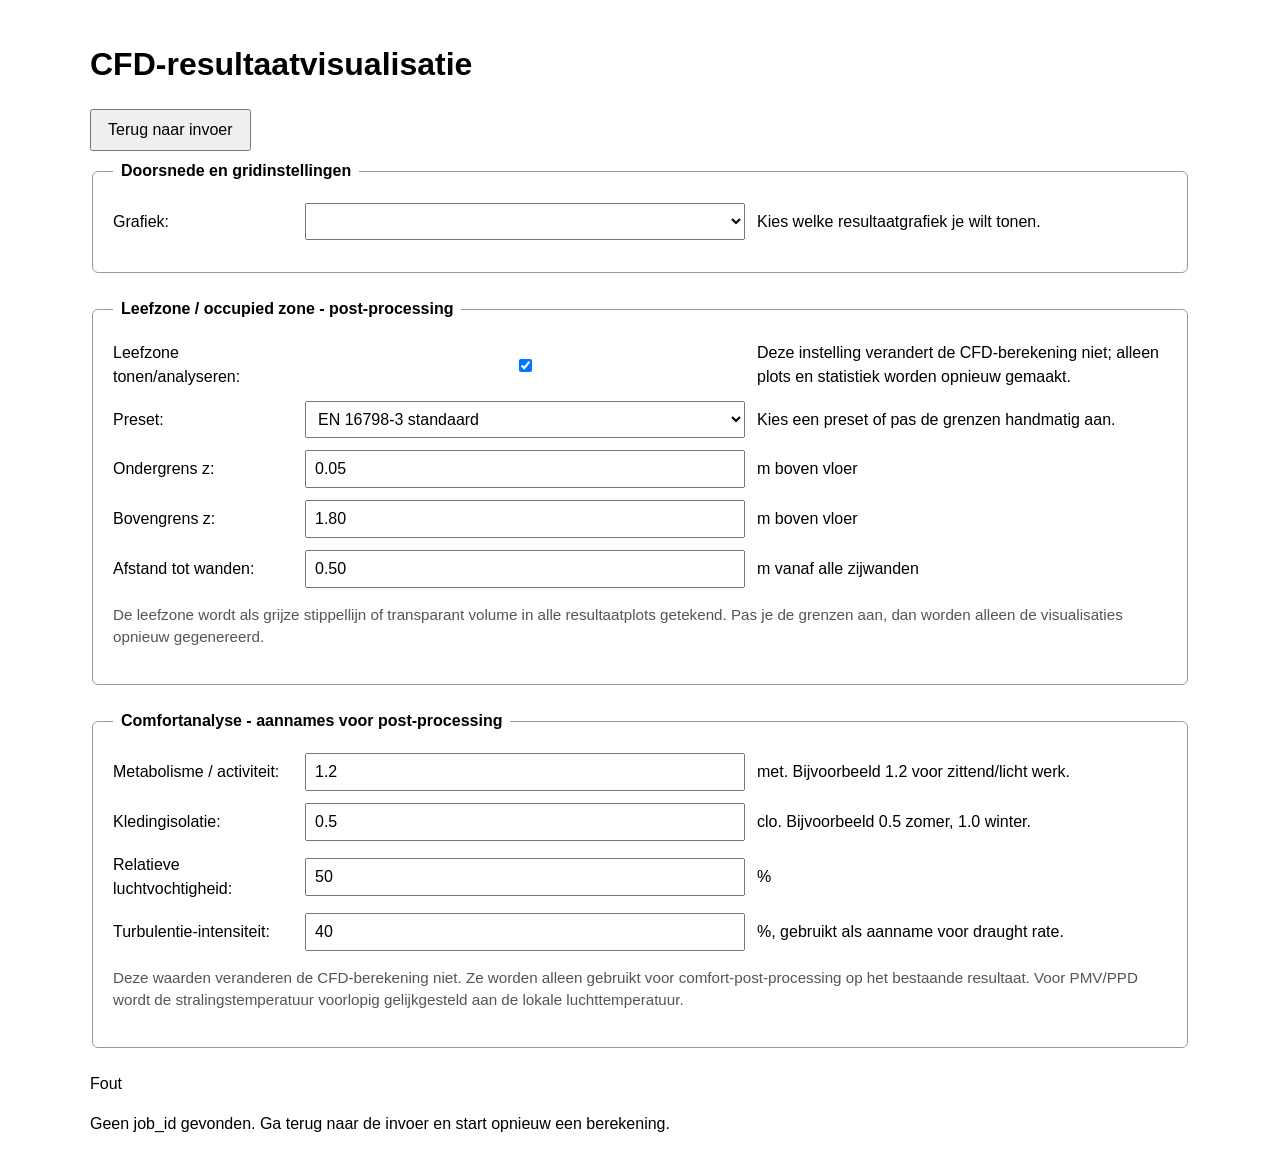
<file: cfd/resultaten.html>
<!DOCTYPE html>
<html lang="nl">
<head>
  <meta charset="UTF-8">

  <meta
    name="viewport"
    content="width=device-width, initial-scale=1.0"
  >

  <title>CFD-resultaatvisualisatie</title>

  <style>
    body {
      max-width: 1100px;
      margin: 40px auto;
      padding: 0 20px;
      font-family: Arial, sans-serif;
      line-height: 1.5;
    }

    fieldset {
      margin-bottom: 24px;
      padding: 20px;
      border: 1px solid #999;
      border-radius: 6px;
    }

    legend {
      padding: 0 8px;
      font-weight: bold;
    }

    .instellingenLayout {
      display: block;
    }

    .instellingenKolom {
      min-width: 0;
    }

    .invoerregel {
      display: grid;
      grid-template-columns: 180px minmax(360px, 440px) 1fr;
      gap: 12px;
      align-items: center;
      margin-bottom: 12px;
    }

    select,
    input {
      padding: 8px;
      font-size: 1rem;
    }

    button {
      padding: 10px 16px;
      font-size: 1rem;
      cursor: pointer;
      margin-right: 8px;
      margin-bottom: 8px;
    }

    #status,
    #informatie {
      white-space: pre-wrap;
      margin-top: 16px;
    }

    .resultaatKaart {
      margin-top: 24px;
      padding: 20px;
      border: 1px solid #999;
      border-radius: 6px;
      background: #ffffff;
    }

    .resultaatKaart h2 {
      margin-top: 0;
      margin-bottom: 12px;
      font-size: 1.15rem;
    }

    .plotKaart {
      display: none;
    }

    .plotKaart:has(#plotAfbeelding[style*="block"]) {
      display: block;
    }

    #leefzoneResultatenKaart {
      display: none;
    }

    .subblok {
      margin-top: 14px;
      padding: 14px;
      border: 1px solid #cccccc;
      border-radius: 6px;
      background: #f8f8f8;
    }

    .subblok h3 {
      margin-top: 0;
      margin-bottom: 10px;
      font-size: 1rem;
    }

    #plotAfbeelding {
      display: none;
      max-width: 100%;
      margin-top: 16px;
      border: 1px solid #cccccc;
      border-radius: 6px;
    }

    #sliceOverviewContainer {
      display: none;
      margin-top: 18px;
      padding-top: 14px;
      border-top: 1px solid #cccccc;
    }

    #sliceOverviewContainer h2 {
      margin-top: 0;
      margin-bottom: 8px;
      font-size: 1.05rem;
    }

    #sliceOverviewAfbeelding {
      display: none;
      max-width: 360px;
      width: 100%;
      margin-top: 8px;
      border: 1px solid #cccccc;
      border-radius: 6px;
      background: #ffffff;
    }

    #sliceContainer {
      display: none;
    }

    #vectorScaleContainer {
      display: none;
    }

    #leefzoneInstellingen {
      margin-top: 24px;
    }

    #leefzoneVelden {
      margin-top: 12px;
    }

    .checkboxRegel input {
      width: auto;
    }

    #leefzoneResultaten {
      display: none;
      white-space: pre-wrap;
    }

    #speedThresholdContainer {
      display: none;
      margin-top: 4px;
      margin-bottom: 8px;
      padding: 14px;
      border: 1px solid #cccccc;
      border-radius: 6px;
      background: #f8f8f8;
    }

    .sliderRij {
      display: grid;
      grid-template-columns: 180px 1fr 90px;
      gap: 12px;
      align-items: center;
      margin-bottom: 8px;
    }

    input[type="range"] {
      width: 100%;
    }

    .helpTekst {
      color: #555555;
      font-size: 0.95rem;
    }

    @media (max-width: 800px) {
      body {
        margin: 20px auto;
        padding: 0 12px;
      }

      fieldset,
      .resultaatKaart {
        padding: 14px;
      }

      .invoerregel,
      .sliderRij {
        grid-template-columns: 1fr;
        gap: 6px;
      }

      #sliceOverviewAfbeelding {
        max-width: 100%;
      }

      select,
      input,
      button {
        width: 100%;
        box-sizing: border-box;
      }

      button {
        margin-right: 0;
      }
    }
  </style>
</head>

<body>
  <h1>CFD-resultaatvisualisatie</h1>

  <button
    type="button"
    onclick="window.location.href='index.html'"
  >
    Terug naar invoer
  </button>

  <fieldset>
    <legend>Doorsnede en gridinstellingen</legend>

    <div class="instellingenLayout">
      <div class="instellingenKolom">
        <div class="invoerregel">
          <label for="plotType">Grafiek:</label>

          <select id="plotType"></select>

          <span>
            Kies welke resultaatgrafiek je wilt tonen.
          </span>
        </div>

        <div
          id="sliceContainer"
          class="invoerregel"
        >
          <label for="sliceIndex">Doorsnede:</label>

          <select id="sliceIndex"></select>

          <span id="sliceHelp">
            Kies de doorsnede.
          </span>
        </div>

        <div id="vectorScaleContainer">
          <div class="sliderRij">
            <label for="vectorScale">
              Pijlschaal vectoren:
            </label>

            <input
              type="range"
              id="vectorScale"
              min="0.2"
              max="5.0"
              step="0.1"
              value="1.0"
            >

            <span id="vectorScaleValue">
              1.0×
            </span>
          </div>

          <p class="helpTekst">
            Hiermee pas je alleen de lengte van de pijlen in vectorplots aan.
            De CFD-berekening zelf verandert niet.
          </p>
        </div>

      </div>

      <div id="sliceOverviewContainer">
        <h2>Doorsnede-overzicht</h2>

        <p class="helpTekst">
          Compact 3D-overzicht met dezelfde oriëntatie als plot 10.
          Het gekozen doorsnedevlak plus de inlaat- en uitstroompunten worden ingetekend.
        </p>

        <img
          id="sliceOverviewAfbeelding"
          alt="3D-overzicht van de gekozen doorsnede"
        >
      </div>
    </div>
  </fieldset>

  <section
    id="plotKaart"
    class="resultaatKaart plotKaart"
  >
    <h2>Werkelijke doorsnedeplot</h2>

    <div
      id="speedThresholdContainer"
      class="subblok"
    >
      <h3>Input gebruiker voor deze plot</h3>

      <div class="sliderRij">
        <label for="speedThreshold">
          Snelheidsdrempel rood:
        </label>

        <input
          type="range"
          id="speedThreshold"
          min="0"
          max="1"
          step="0.01"
          value="0.3"
        >

        <span id="speedThresholdValue">
          0.30 m/s
        </span>
      </div>

      <p class="helpTekst">
        Deze instelling hoort alleen bij de doorsnedeplot hieronder.
        Zones met een snelheid boven deze waarde worden rood gemarkeerd.
      </p>
    </div>

    <div class="subblok">
      <h3>Output: gekozen doorsnede</h3>

      <img
        id="plotAfbeelding"
        alt="Resultaatplot"
      >
    </div>
  </section>


  <fieldset id="leefzoneInstellingen">
    <legend>Leefzone / occupied zone - post-processing</legend>

    <div class="invoerregel checkboxRegel">
      <label for="leefzoneActief">Leefzone tonen/analyseren:</label>

      <input
        type="checkbox"
        id="leefzoneActief"
        checked
      >

      <span>Deze instelling verandert de CFD-berekening niet; alleen plots en statistiek worden opnieuw gemaakt.</span>
    </div>

    <div id="leefzoneVelden">
      <div class="invoerregel">
        <label for="leefzonePreset">Preset:</label>

        <select id="leefzonePreset">
          <option value="en16798">EN 16798-3 standaard</option>
          <option value="zittend">Zittende personen</option>
          <option value="staand">Staande personen</option>
          <option value="volledig">Volledige ruimte</option>
          <option value="handmatig">Handmatig</option>
        </select>

        <span>Kies een preset of pas de grenzen handmatig aan.</span>
      </div>

      <div class="invoerregel">
        <label for="leefzoneZMin">Ondergrens z:</label>

        <input
          type="number"
          id="leefzoneZMin"
          min="0"
          step="0.01"
          value="0.05"
        >

        <span>m boven vloer</span>
      </div>

      <div class="invoerregel">
        <label for="leefzoneZMax">Bovengrens z:</label>

        <input
          type="number"
          id="leefzoneZMax"
          min="0"
          step="0.01"
          value="1.80"
        >

        <span>m boven vloer</span>
      </div>

      <div class="invoerregel">
        <label for="leefzoneWandafstand">Afstand tot wanden:</label>

        <input
          type="number"
          id="leefzoneWandafstand"
          min="0"
          step="0.01"
          value="0.50"
        >

        <span>m vanaf alle zijwanden</span>
      </div>
    </div>

    <p class="helpTekst">
      De leefzone wordt als grijze stippellijn of transparant volume in alle resultaatplots getekend.
      Pas je de grenzen aan, dan worden alleen de visualisaties opnieuw gegenereerd.
    </p>
  </fieldset>


  <fieldset id="comfortInstellingen">
    <legend>Comfortanalyse - aannames voor post-processing</legend>

    <div class="invoerregel">
      <label for="metabolisme">Metabolisme / activiteit:</label>

      <input
        type="number"
        id="metabolisme"
        min="0.5"
        step="0.1"
        value="1.2"
      >

      <span>met. Bijvoorbeeld 1.2 voor zittend/licht werk.</span>
    </div>

    <div class="invoerregel">
      <label for="kledingisolatie">Kledingisolatie:</label>

      <input
        type="number"
        id="kledingisolatie"
        min="0"
        step="0.1"
        value="0.5"
      >

      <span>clo. Bijvoorbeeld 0.5 zomer, 1.0 winter.</span>
    </div>

    <div class="invoerregel">
      <label for="relatieveLuchtvochtigheid">Relatieve luchtvochtigheid:</label>

      <input
        type="number"
        id="relatieveLuchtvochtigheid"
        min="0"
        max="100"
        step="1"
        value="50"
      >

      <span>%</span>
    </div>

    <div class="invoerregel">
      <label for="turbulentieIntensiteit">Turbulentie-intensiteit:</label>

      <input
        type="number"
        id="turbulentieIntensiteit"
        min="0"
        max="100"
        step="1"
        value="40"
      >

      <span>%, gebruikt als aanname voor draught rate.</span>
    </div>

    <p class="helpTekst">
      Deze waarden veranderen de CFD-berekening niet. Ze worden alleen gebruikt
      voor comfort-post-processing op het bestaande resultaat. Voor PMV/PPD wordt
      de stralingstemperatuur voorlopig gelijkgesteld aan de lokale luchttemperatuur.
    </p>
  </fieldset>

  <section
    id="leefzoneResultatenKaart"
    class="resultaatKaart"
  >
    <h2>Resultaten leefzone</h2>

    <p class="helpTekst">
      Deze getallen zijn onafhankelijk van de gekozen doorsnede.
      Ze worden berekend over alle cellen binnen de ingestelde leefzone.
    </p>

    <div
      id="leefzoneResultaten"
      class="subblok"
    ></div>
  </section>

  <div id="status"></div>
  <div id="informatie"></div>


  <script src="resultaten.js"></script>
</body>
</html>
</file>
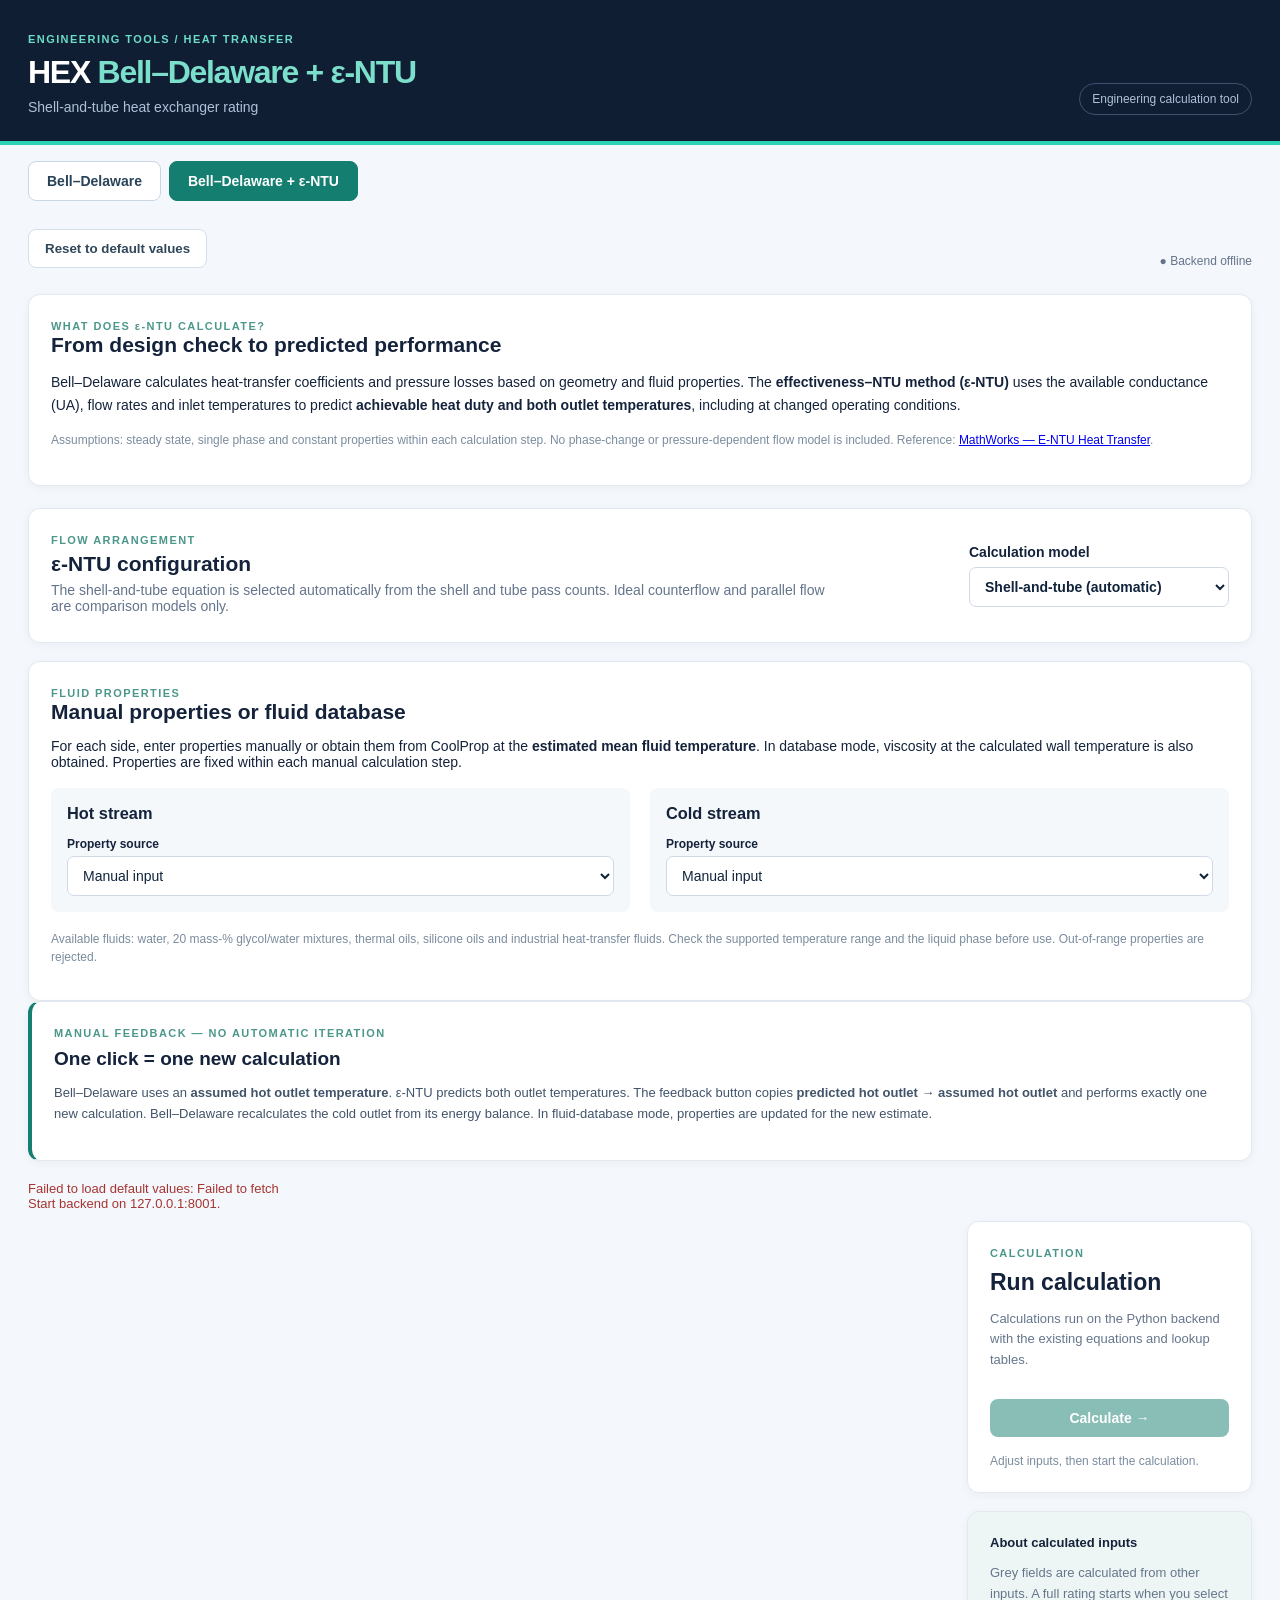
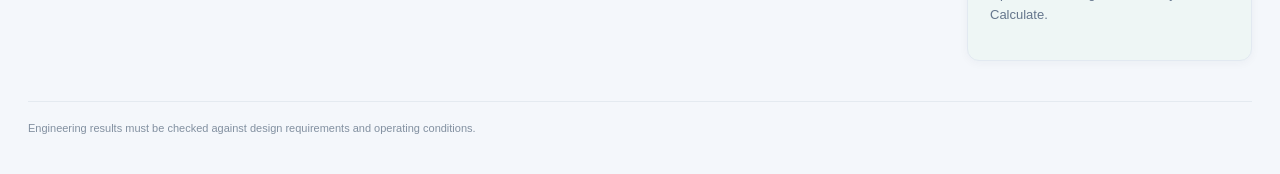
<file: hex/ntu.html>
<!doctype html>
<html lang="en">
<head>
<meta charset="utf-8"><meta name="viewport" content="width=device-width,initial-scale=1">
<title>HEX — Bell–Delaware + ε-NTU Rating</title>
<link rel="stylesheet" href="styles.css">
</head>
<body>
<header><div class="wrap header"><div><span class="eyebrow">ENGINEERING TOOLS / HEAT TRANSFER</span><h1>HEX <span>Bell–Delaware + ε-NTU</span></h1><p>Shell-and-tube heat exchanger rating</p></div><span class="environment">Engineering calculation tool</span></div></header><nav class="mode-nav wrap" aria-label="Calculation mode"><a href="index.html">Bell–Delaware</a><a class="active" aria-current="page" href="ntu.html">Bell–Delaware + ε-NTU</a></nav>
<main class="wrap">
<div class="toolbar"><button id="resetBtn" class="outline">Reset to default values</button><div class="spacer"></div><span id="apiStatus">Connecting to calculation backend…</span></div>
<section class="card ntu-explanation"><span class="eyebrow">WHAT DOES ε-NTU CALCULATE?</span><h2>From design check to predicted performance</h2><p>Bell–Delaware calculates heat-transfer coefficients and pressure losses based on geometry and fluid properties. The <strong>effectiveness–NTU method (ε-NTU)</strong> uses the available conductance (UA), flow rates and inlet temperatures to predict <strong>achievable heat duty and both outlet temperatures</strong>, including at changed operating conditions.</p><p class="subtle">Assumptions: steady state, single phase and constant properties within each calculation step. No phase-change or pressure-dependent flow model is included. Reference: <a href="https://www.mathworks.com/help/hydro/ref/entuheattransfer.html" target="_blank" rel="noopener">MathWorks — E-NTU Heat Transfer</a>.</p></section>
<section class="card ntu-options"><div><span class="eyebrow">FLOW ARRANGEMENT</span><h2>ε-NTU configuration</h2><p>The shell-and-tube equation is selected automatically from the shell and tube pass counts. Ideal counterflow and parallel flow are comparison models only.</p></div><label for="ntuArrangement">Calculation model<select id="ntuArrangement"><option value="shell_tube">Shell-and-tube (automatic)</option><option value="counterflow">Ideal counterflow (comparison)</option><option value="parallelflow">Ideal parallel flow (comparison)</option></select></label></section>
<section class="card" id="propertyConfig"><span class="eyebrow">FLUID PROPERTIES</span><h2>Manual properties or fluid database</h2><p>For each side, enter properties manually or obtain them from CoolProp at the <strong>estimated mean fluid temperature</strong>. In database mode, viscosity at the calculated wall temperature is also obtained. Properties are fixed within each manual calculation step.</p><div class="fluid-config-grid">
<div><h3>Hot stream</h3><label for="hotPropertyMode">Property source</label><select id="hotPropertyMode"><option value="manual">Manual input</option><option value="database">Fluid database (CoolProp)</option></select><div id="hotFluidOptions" hidden><label for="hotFluid">Fluid</label><select id="hotFluid"></select><label for="hotPressure">Absolute pressure [bar(a)]</label><input id="hotPressure" type="number" min="0.01" step="0.1" value="3"></div></div>
<div><h3>Cold stream</h3><label for="coldPropertyMode">Property source</label><select id="coldPropertyMode"><option value="manual">Manual input</option><option value="database">Fluid database (CoolProp)</option></select><div id="coldFluidOptions" hidden><label for="coldFluid">Fluid</label><select id="coldFluid"></select><label for="coldPressure">Absolute pressure [bar(a)]</label><input id="coldPressure" type="number" min="0.01" step="0.1" value="3"></div></div></div>
<p class="subtle">Available fluids: water, 20 mass-% glycol/water mixtures, thermal oils, silicone oils and industrial heat-transfer fluids. Check the supported temperature range and the liquid phase before use. Out-of-range properties are rejected.</p><p id="fluidStatus" class="subtle"></p></section>
<section class="card manual-intro" aria-labelledby="manualTitle"><span class="eyebrow">MANUAL FEEDBACK — NO AUTOMATIC ITERATION</span><h2 id="manualTitle">One click = one new calculation</h2><p>Bell–Delaware uses an <strong>assumed hot outlet temperature</strong>. ε-NTU predicts both outlet temperatures. The feedback button copies <strong>predicted hot outlet → assumed hot outlet</strong> and performs exactly one new calculation. Bell–Delaware recalculates the cold outlet from its energy balance. In fluid-database mode, properties are updated for the new estimate.</p></section><div id="message" role="status"></div>
<div class="layout"><div id="inputPanel" class="sections"></div>
<aside><div class="card sidecard"><span class="eyebrow">CALCULATION</span><h2>Run calculation</h2><p>Calculations run on the Python backend with the existing equations and lookup tables.</p><button id="calculateBtn" class="primary" disabled>Calculate <span aria-hidden="true">→</span></button><div id="calculationStatus" class="subtle">Adjust inputs, then start the calculation.</div></div><div class="card note"><strong>About calculated inputs</strong><p>Grey fields are calculated from other inputs. A full rating starts when you select Calculate.</p></div></aside></div>
<section class="results" id="results" hidden><div class="results-heading"><div><span class="eyebrow">CALCULATION RESULTS</span><h2 id="resultsTitle">Calculation results</h2></div><span class="pill" id="resultBadge">Calculated</span></div><div id="keyMetrics" class="metrics"></div><div class="card"><div class="section-title"><h3>Summary</h3><span>Heat transfer and pressure losses</span></div><div class="table-wrap"><table><thead><tr><th>Property</th><th>Symbool</th><th>Value</th><th>Unit</th></tr></thead><tbody id="summaryRows"></tbody></table></div></div><div class="card" id="ntuResults" hidden><div class="manual-feedback" aria-live="polite"><div class="section-title"><h3>Manual temperature feedback</h3><span id="feedbackStep">First calculation</span></div><div class="feedback-values"><div><small>Bell–Delaware: assumed hot outlet (input)</small><strong id="feedbackAssumed">—</strong></div><div><small>ε-NTU: predicted hot outlet</small><strong id="feedbackPredicted">—</strong></div><div><small>Difference: predicted − assumed</small><strong id="feedbackDifference">—</strong></div></div><p><strong>Value to reuse:</strong> <span id="feedbackTransfer">—</span>. The cold outlet is recalculated from the energy balance.</p><button type="button" id="feedbackBtn" class="primary feedback-btn" disabled>Apply predicted hot outlet → calculate once</button><p class="subtle" id="feedbackStatus">Calculate first to enable manual feedback.</p><div id="feedbackHistory" class="feedback-history" hidden><strong>Manual feedback history</strong><div class="table-wrap"><table><thead><tr><th>Step</th><th>Assumed hot outlet (°C)</th><th>Predicted hot outlet (°C)</th><th>Difference (K)</th><th>Predicted cold outlet (°C)</th></tr></thead><tbody id="feedbackHistoryRows"></tbody></table></div></div></div><div class="section-title"><h3>ε-NTU — predicted performance</h3><span id="ntuConfiguration"></span></div><div class="table-wrap"><table><thead><tr><th>Parameter</th><th>Value</th><th>Unit</th></tr></thead><tbody id="ntuRows"></tbody></table></div><p class="ntu-warning" id="ntuAssumptions"></p><p class="subtle">Source: <a href="https://www.mathworks.com/help/hydro/ref/entuheattransfer.html" target="_blank" rel="noopener">MathWorks — E-NTU Heat Transfer</a>. Outlet temperatures are predicted using the available area and the fouled U. You can feed back the predicted hot outlet into the next Bell–Delaware calculation.</p></div><div class="card"><div class="section-title"><h3>Detailed calculations</h3><span>Intermediate engineering results</span></div><div id="detailedGroups"></div></div></section>
<footer>Engineering results must be checked against design requirements and operating conditions.</footer>
</main><script src="app.js"></script>
</body></html>
</file>
<file: hex/styles.css>
:root{font-family:Inter,"Segoe UI",Arial,sans-serif;color:#14233b;background:#f4f7fb;font-size:14px}*{box-sizing:border-box}body{margin:0}header{background:#101e34;color:#fff;padding:30px 0 26px;border-bottom:4px solid #2bd2b6}.wrap{max-width:1330px;margin:0 auto;padding:0 28px}.header{display:flex;align-items:flex-end;justify-content:space-between;gap:20px}.eyebrow{font-size:11px;letter-spacing:.13em;font-weight:800;color:#4c978b}header .eyebrow{color:#6bdcc8}h1{margin:8px 0;font-size:32px;font-weight:800;letter-spacing:-.04em}h1 span{color:#7bdfcc}header p{margin:0;color:#b0c1d7}.environment{font-size:12px;color:#b0c1d7;padding:8px 12px;border:1px solid #41516d;border-radius:20px}.toolbar{display:flex;align-items:end;gap:15px;margin:26px 0}.case-pick{display:flex;flex-direction:column;gap:6px}.case-pick label{font-size:12px;font-weight:800;color:#56677a}.spacer{flex:1}#apiStatus{font-size:12px;color:#64748b}select,input{width:100%;border:1px solid #cfdae6;background:#fff;padding:10px 11px;color:#10233b;border-radius:7px;font:inherit}select:focus,input:focus{outline:2px solid #32b5a6;outline-offset:1px}.case-pick select{min-width:160px;font-weight:700}.layout{display:grid;grid-template-columns:minmax(0,1fr) 285px;align-items:start;gap:24px}.sections{display:grid;grid-template-columns:repeat(2,minmax(0,1fr));gap:20px}.card{background:#fff;border:1px solid #e2e9f1;box-shadow:0 2px 10px #1b35500b;border-radius:12px;padding:22px}.card h2,.card h3{margin:0}.section-title{display:flex;justify-content:space-between;align-items:center;gap:15px;border-bottom:1px solid #e7edf4;padding-bottom:14px;margin-bottom:17px}.section-title h3{font-size:17px}.section-title span{font-size:11px;color:#7c8ca1;text-align:right}.field{display:grid;grid-template-columns:minmax(0,1fr) minmax(105px,145px) 92px;gap:9px;align-items:center;margin:9px 0}.field label{font-size:12px;line-height:1.3;color:#34455a}.field input,.field select{font-size:13px;padding:8px 9px;height:37px}.unit{font-size:11px;color:#8997aa;overflow-wrap:anywhere}.field.derived input{background:#eef3f8;color:#687c90;border-style:dashed}.sidecard{position:sticky;top:18px}.sidecard h2{font-size:23px;margin:9px 0}.sidecard p,.note p{color:#65768c;line-height:1.6;font-size:13px}.note{margin-top:18px;background:#eef6f5}.note strong{font-size:13px}.primary,.outline{border:0;border-radius:8px;padding:11px 16px;font-weight:750;cursor:pointer;font-family:inherit}.primary{background:#147e71;color:#fff;width:100%;font-size:14px;margin:15px 0}.primary:hover{background:#10675c}.primary:disabled{opacity:.5;cursor:wait}.outline{border:1px solid #d5e0e9;background:white;color:#31475a}.subtle{font-size:12px;color:#7b8c9e;line-height:1.5}.results{margin-top:31px;display:grid;gap:18px}.results[hidden]{display:none}.results-heading{display:flex;align-items:center;justify-content:space-between}.results-heading h2{font-size:25px;margin:4px 0}.pill{border-radius:25px;padding:7px 12px;background:#def4ed;color:#116758;font-weight:700;font-size:12px}.metrics{display:grid;grid-template-columns:repeat(4,1fr);gap:14px}.metric{padding:18px 20px;background:#152741;color:#fff;border-radius:11px;overflow:hidden}.metric span{font-size:11px;color:#b8ccdf}.metric strong{font-size:22px;display:block;margin:10px 0 3px;font-variant-numeric:tabular-nums}.metric em{font-size:11px;color:#9de7d9;font-style:normal}.table-wrap{overflow:auto}table{border-collapse:collapse;width:100%;font-size:12px}td,th{padding:10px 11px;border-bottom:1px solid #e8edf3;text-align:left}th{color:#6b7d90;text-transform:uppercase;letter-spacing:.06em;font-size:10px}td:nth-child(3){font-weight:700;font-variant-numeric:tabular-nums}td:last-child{color:#7a899b}details{border-bottom:1px solid #e5edf2;padding:12px 0}summary{font-weight:750;cursor:pointer;color:#284258}details table{margin-top:12px}#message{margin-bottom:10px;color:#a63531;font-size:13px;white-space:pre-wrap}#message:empty{display:none}footer{border-top:1px solid #e4eaf0;margin:40px 0 20px;padding:20px 0;color:#8290a0;font-size:11px}@media(max-width:1050px){.layout{grid-template-columns:1fr}.sidecard{position:static}.metrics{grid-template-columns:repeat(2,1fr)}}@media(max-width:760px){.sections{grid-template-columns:1fr}.wrap{padding:0 14px}.toolbar{flex-wrap:wrap}.environment{display:none}.field{grid-template-columns:minmax(0,1fr) 125px 75px}.metrics{grid-template-columns:1fr 1fr}.metric strong{font-size:17px}}@media(max-width:430px){.field{grid-template-columns:1fr 1fr;gap:5px}.unit{grid-column:2}.metrics{grid-template-columns:1fr}}

.mode-nav{display:flex;gap:8px;padding-top:16px;padding-bottom:2px}.mode-nav a{border:1px solid #c9d7e4;background:white;border-radius:8px;padding:11px 18px;text-decoration:none;color:#284258;font-weight:750}.mode-nav a.active{background:#147e71;border-color:#147e71;color:white}.ntu-options{display:flex;align-items:center;justify-content:space-between;gap:20px;margin:18px 0}.ntu-options h2{margin:5px 0}.ntu-options p{margin:6px 0;color:#64748b;max-width:780px}.ntu-options label{font-weight:700;min-width:260px}.ntu-options select{display:block;margin-top:7px}.ntu-warning{color:#815a23;background:#fff8e9;padding:12px;border-radius:8px}#ntuResults[hidden]{display:none}@media(max-width:760px){.mode-nav,.ntu-options{flex-wrap:wrap}.ntu-options label{width:100%}}

/* Manual epsilon-NTU feedback is deliberately confined to ntu.html. */
.manual-intro{margin:0 0 20px;border-left:4px solid #147e71}
.manual-intro h2{font-size:19px;margin:8px 0}
.manual-intro p{font-size:13px;line-height:1.6;color:#42546a}
.manual-feedback{border:1px solid #b0d8d2;background:#f2faf8;border-radius:10px;padding:20px;margin-bottom:22px}
.manual-feedback .section-title{border-color:#cbe5df}
.feedback-values{display:grid;grid-template-columns:repeat(3,minmax(0,1fr));gap:12px}
.feedback-values>div{background:#fff;border:1px solid #d6ebe7;border-radius:8px;padding:12px}
.feedback-values small{display:block;font-size:11px;color:#546c75;min-height:28px}
.feedback-values strong{display:block;font-size:20px;margin-top:6px;font-variant-numeric:tabular-nums}
.feedback-btn{max-width:420px;margin:4px 0 8px}
.feedback-history{margin-top:15px}
.feedback-history strong{font-size:12px}
@media(max-width:760px){.feedback-values{grid-template-columns:1fr}}

.ntu-explanation{margin:12px 0 22px}.ntu-explanation p{line-height:1.65}.fluid-config-grid{display:grid;grid-template-columns:repeat(2,minmax(0,1fr));gap:20px;margin:18px 0}.fluid-config-grid>div{padding:16px;background:#f5f8fb;border-radius:8px}.fluid-config-grid h3{margin:0 0 14px}.fluid-config-grid label{display:block;margin:10px 0 5px;font-size:12px;font-weight:700}.fluid-config-grid [hidden]{display:none}@media(max-width:760px){.fluid-config-grid{grid-template-columns:1fr}}
</file>
